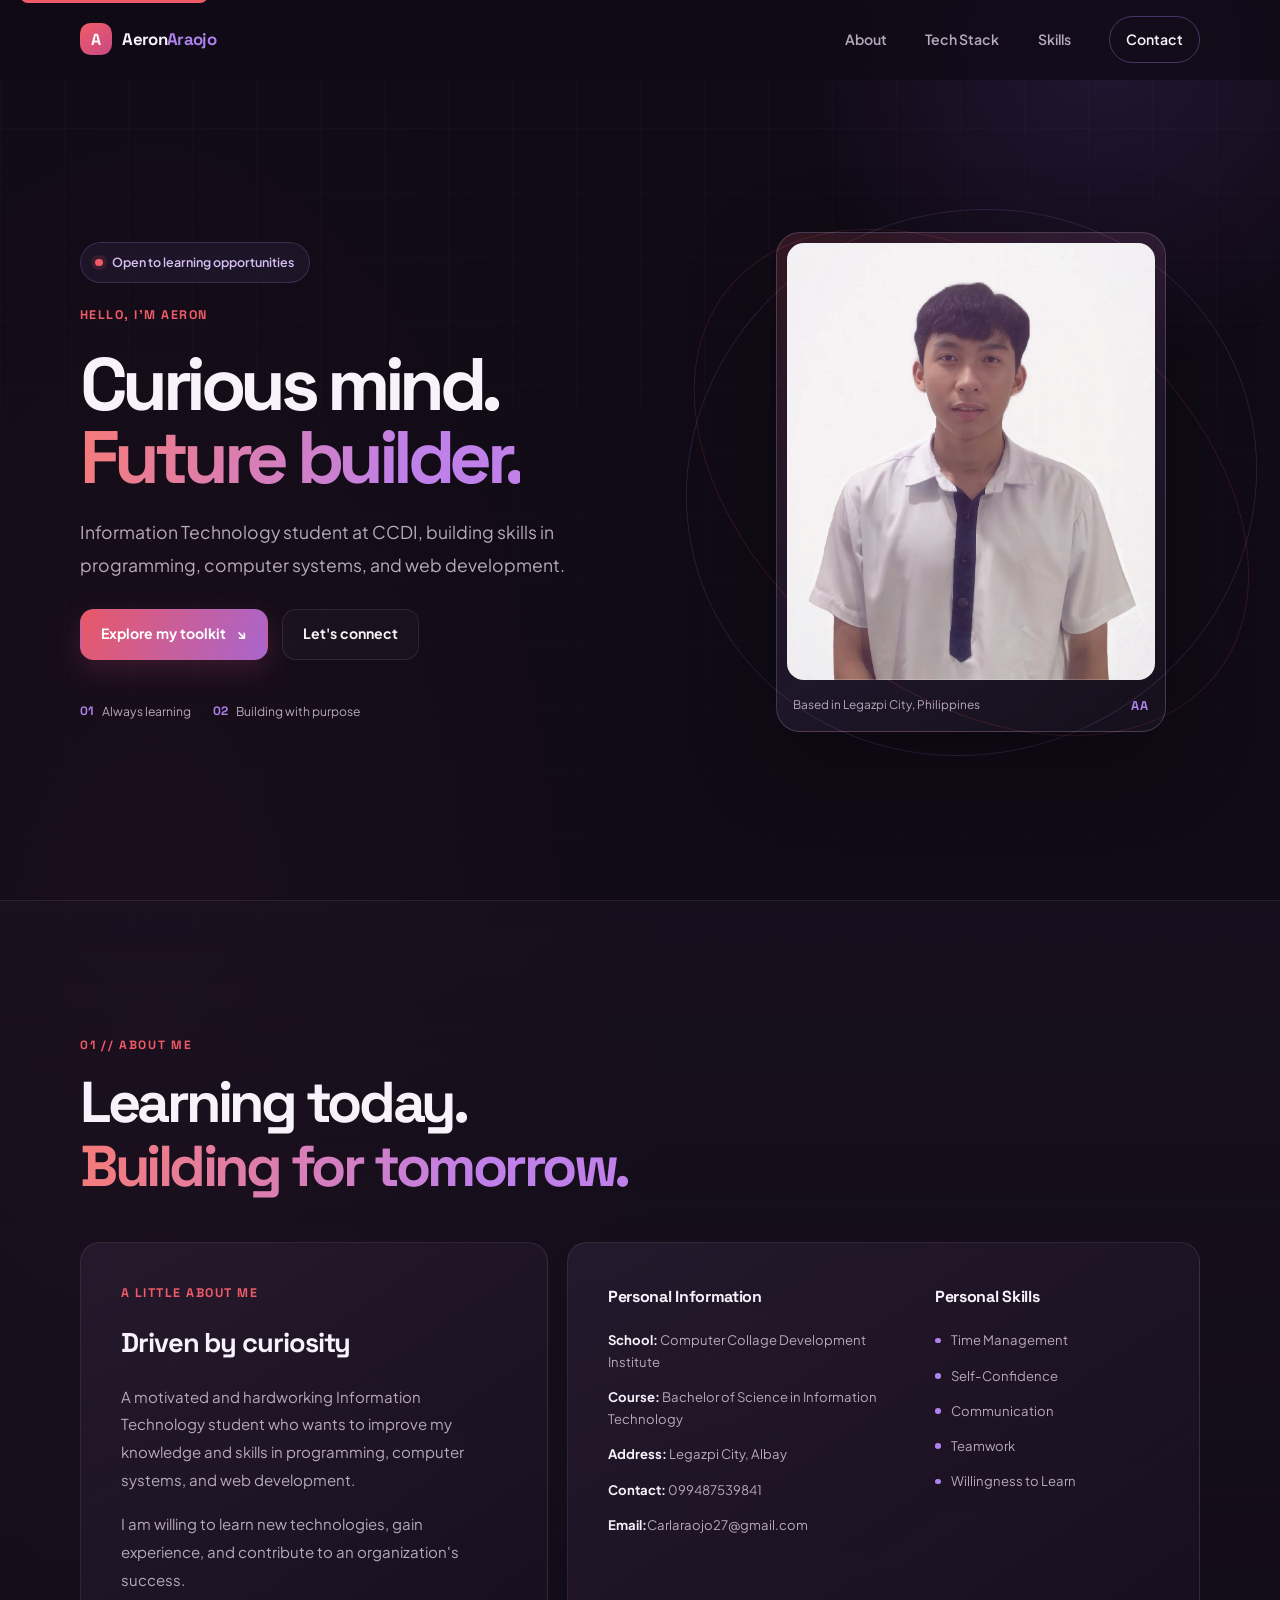
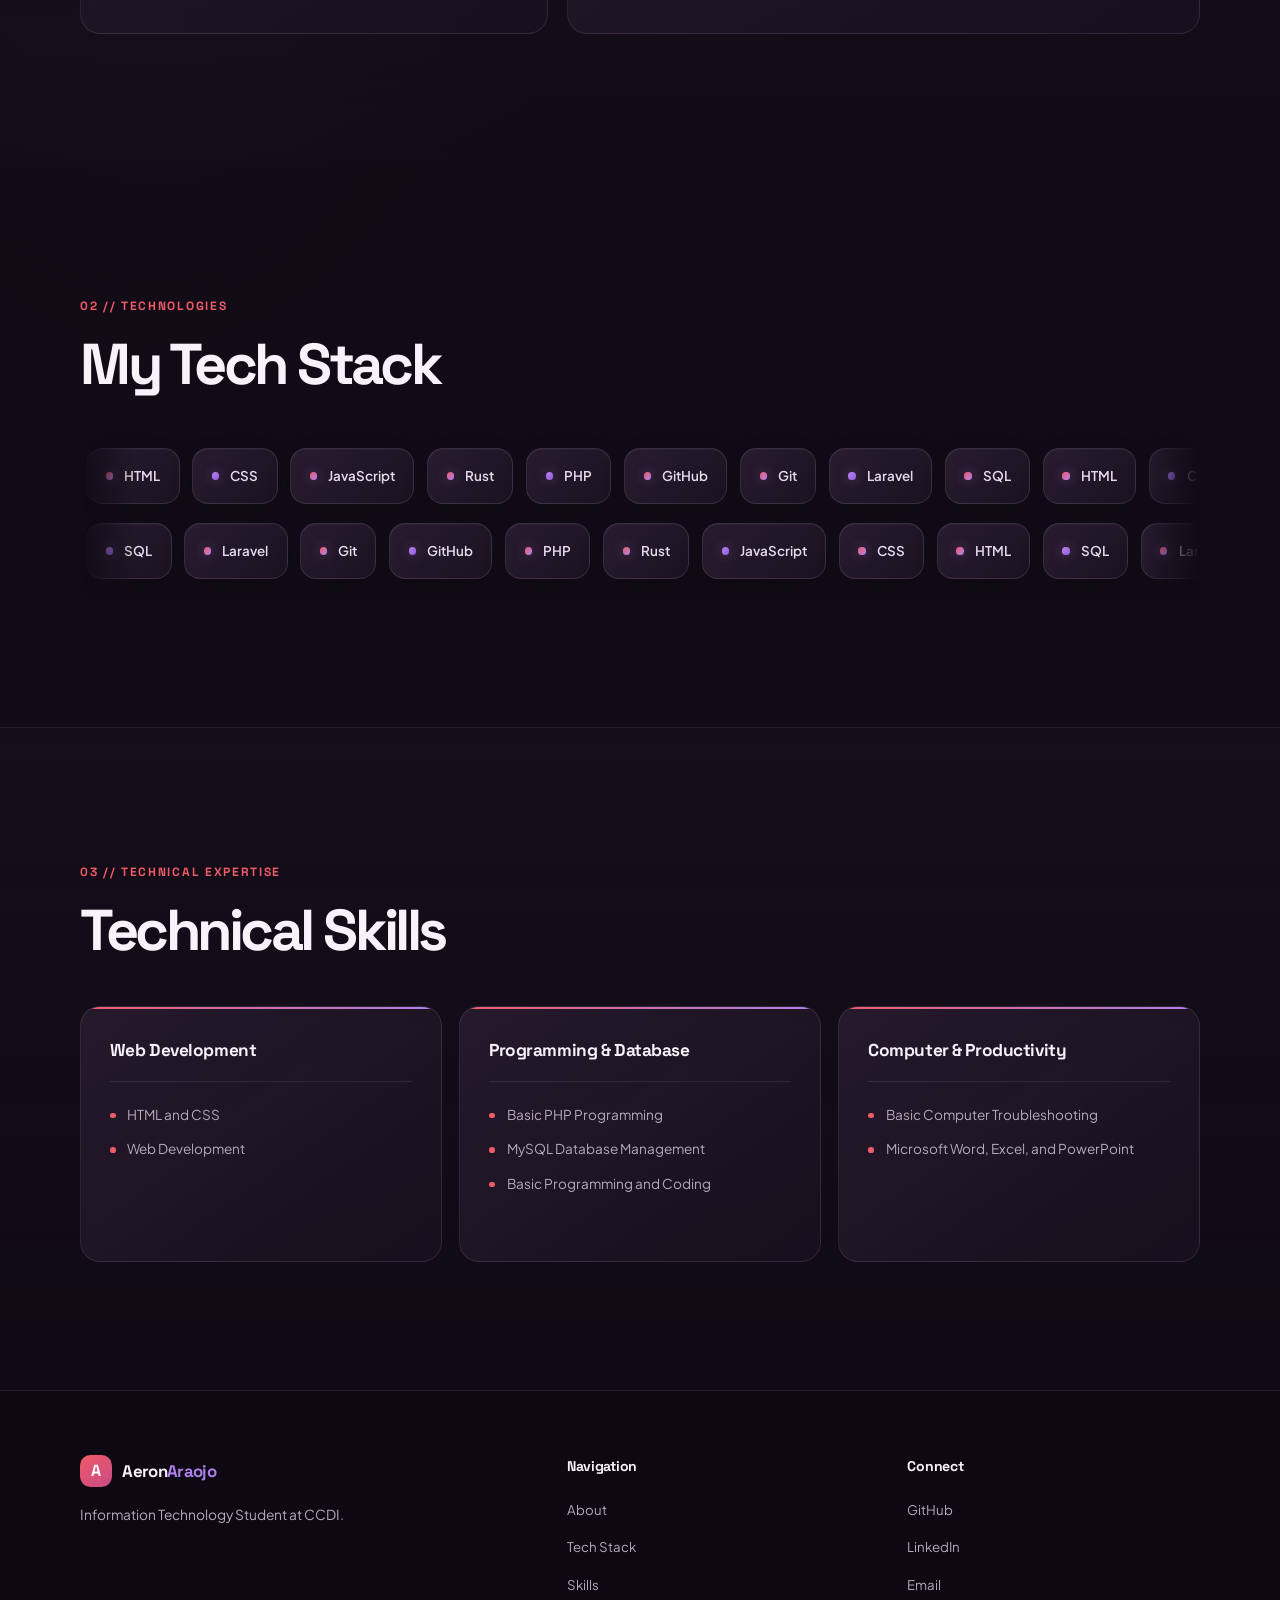
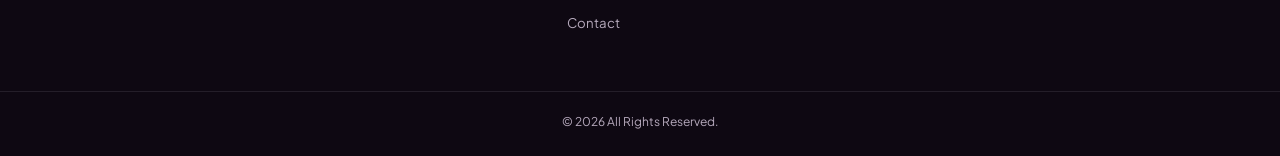
<file: aeron-portfolio/index.html>
<!DOCTYPE html>
<html lang="en">
<head>
  <meta charset="UTF-8">
  <meta name="viewport" content="width=device-width, initial-scale=1.0">
  <title>Aeron Araojo | IT Student &amp; Web Developer</title>
  <meta name="description" content="Portfolio of Aeron Araojo, an Information Technology student at CCDI.">
  <link rel="preconnect" href="https://fonts.googleapis.com">
  <link rel="preconnect" href="https://fonts.gstatic.com" crossorigin>
  <link href="https://fonts.googleapis.com/css2?family=Plus+Jakarta+Sans:wght@300;400;500;600;700;800&family=Space+Grotesk:wght@500;700&display=swap" rel="stylesheet">
  <link rel="stylesheet" href="css/rose.css">
  <link rel="stylesheet" href="css/layout.css">
  <link rel="stylesheet" href="css/lisa.css">
  <script>document.documentElement.classList.add("js");</script>
</head>
<body>
  <a class="skip-link" href="#main-content">Skip to main content</a>

  <div class="ambient-glow" aria-hidden="true"></div>

  <header class="site-header">
    <div class="container nav-container">
      <a class="brand-logo" href="#home" aria-label="Aeron Araojo, home"><span class="brand-mark">A</span><span class="brand-name">Aeron<span>Araojo</span></span></a>
      <nav class="nav-menu" id="primary-nav">
        <a class="nav-link" href="#about">About</a>
        <a class="nav-link" href="#projects">Tech Stack</a>
        <a class="nav-link" href="#skills">Skills</a>
        <a class="nav-link" href="#contact" data-open="contact">Contact</a>
      </nav>
      <button class="nav-toggle" aria-expanded="false" aria-controls="primary-nav" aria-label="Toggle navigation">
        <span></span><span></span><span></span>
      </button>
    </div>
    <div class="scroll-progress" aria-hidden="true"></div>
  </header>

  <main id="main-content">
    <section class="hero-section" id="home">
      <div class="container hero-grid">
        <div class="hero-content">
          <div class="badge" data-reveal><span class="availability-dot" aria-hidden="true"></span>Open to learning opportunities</div>
          <p class="hero-kicker" data-reveal style="--d: 50ms">Hello, I'm Aeron</p>
          <h1 class="hero-title" data-reveal style="--d: 100ms">Curious mind.<br><span class="gradient-text">Future builder.</span></h1>
          <p class="hero-subtitle" data-reveal style="--d: 200ms">Information Technology student at CCDI, building skills in programming, computer systems, and web development.</p>
          <div class="hero-actions" data-reveal style="--d: 300ms">
            <a href="#projects" class="btn btn-primary">Explore my toolkit <span aria-hidden="true">↘</span></a>
            <button class="btn btn-outline" data-open="contact">Let's connect</button>
          </div>
          <div class="hero-meta" data-reveal style="--d: 400ms">
            <span><strong>01</strong> Always learning</span>
            <span><strong>02</strong> Building with purpose</span>
          </div>
        </div>
        <div class="hero-visual" data-reveal style="--d: 200ms">
          <div class="profile-card">
            <div class="portrait-frame">
              <img src="aeron.jpg" alt="Portrait of Aeron Araojo" width="1254" height="1254">
            </div>
            <div class="portrait-caption">
              <span class="portrait-caption-label">Based in Legazpi City, Philippines</span>
              <span class="portrait-caption-mark" aria-hidden="true">AA</span>
            </div>
          </div>
          <span class="visual-orbit orbit-one" aria-hidden="true"></span>
          <span class="visual-orbit orbit-two" aria-hidden="true"></span>
        </div>
      </div>
    </section>

    <section class="section about-section" id="about">
      <div class="container">
        <div class="section-header" data-reveal>
          <span class="section-tag">01 // About Me</span>
          <h2>Learning today.<br><span class="gradient-text">Building for tomorrow.</span></h2>
        </div>
        <div class="about-grid">
          <div class="about-text" data-reveal style="--d: 100ms">
            <span class="card-eyebrow">A little about me</span>
            <h3>Driven by curiosity</h3>
            <p>A motivated and hardworking Information Technology student who wants to improve my knowledge and skills in programming, computer systems, and web development.</p>
            <p>I am willing to learn new technologies, gain experience, and contribute to an organization's success.</p>
          </div>
          <div class="about-details" data-reveal style="--d: 200ms">
            <div class="about-info">
              <h3>Personal Information</h3>
              <ul>
                <li><strong>School:</strong> Computer Collage Development Institute</li>
                <li><strong>Course:</strong> Bachelor of Science in Information Technology</li>
                <li><strong>Address:</strong> Legazpi City, Albay</li>
                <li><strong>Contact:</strong> <a href="tel:+639519167318">099487539841</a></li>
                <li><strong>Email:</strong>Carlaraojo27@gmail.com</li>
              </ul>
            </div>
            <div class="about-personal-skills">
              <h3>Personal Skills</h3>
              <ul>
                <li>Time Management</li>
                <li>Self-Confidence</li>
                <li>Communication</li>
                <li>Teamwork</li>
                <li>Willingness to Learn</li>
              </ul>
            </div>
          </div>
        </div>
      </div>
    </section>

    <section class="section stack-section" id="projects">
      <div class="container">
        <div class="section-header" data-reveal>
          <span class="section-tag">02 // Technologies</span>
          <h2>My Tech Stack</h2>
        </div>
        <div class="tech-marquee" role="region" aria-label="Technology stack">
          <div class="tech-marquee-row" data-reveal>
            <div class="tech-marquee-track">
              <ul class="tech-track">
                <li>HTML</li><li>CSS</li><li>JavaScript</li><li>Rust</li><li>PHP</li><li>GitHub</li><li>Git</li><li>Laravel</li><li>SQL</li>
              </ul>
              <ul class="tech-track" aria-hidden="true">
                <li>HTML</li><li>CSS</li><li>JavaScript</li><li>Rust</li><li>PHP</li><li>GitHub</li><li>Git</li><li>Laravel</li><li>SQL</li>
              </ul>
            </div>
          </div>
          <div class="tech-marquee-row tech-marquee-row-reverse" data-reveal style="--d: 100ms">
            <div class="tech-marquee-track">
              <ul class="tech-track">
                <li>SQL</li><li>Laravel</li><li>Git</li><li>GitHub</li><li>PHP</li><li>Rust</li><li>JavaScript</li><li>CSS</li><li>HTML</li>
              </ul>
              <ul class="tech-track" aria-hidden="true">
                <li>SQL</li><li>Laravel</li><li>Git</li><li>GitHub</li><li>PHP</li><li>Rust</li><li>JavaScript</li><li>CSS</li><li>HTML</li>
              </ul>
            </div>
          </div>
        </div>
      </div>
    </section>

    <section class="section skills-section" id="skills">
      <div class="container">
        <div class="section-header" data-reveal>
          <span class="section-tag">03 // Technical Expertise</span>
          <h2>Technical Skills</h2>
        </div>
        <div class="skills-grid">
          <!-- REPLACE SKILLS LIST HERE -->
          <div class="skill-category" data-reveal>
            <h3>Web Development</h3>
            <ul class="skill-list">
              <li>HTML and CSS</li>
              <li>Web Development</li>
            </ul>
          </div>
          <div class="skill-category" data-reveal style="--d: 100ms">
            <h3>Programming & Database</h3>
            <ul class="skill-list">
              <li>Basic PHP Programming</li>
              <li>MySQL Database Management</li>
              <li>Basic Programming and Coding</li>
            </ul>
          </div>
          <div class="skill-category" data-reveal style="--d: 200ms">
            <h3>Computer & Productivity</h3>
            <ul class="skill-list">
              <li>Basic Computer Troubleshooting</li>
              <li>Microsoft Word, Excel, and PowerPoint</li>
            </ul>
          </div>
        </div>
      </div>
    </section>
  </main>

  <footer class="site-footer" id="contact">
    <div class="container footer-content">
      <div class="footer-brand">
        <span class="brand-logo"><span class="brand-mark">A</span><span class="brand-name">Aeron<span>Araojo</span></span></span>
        <p>Information Technology Student at CCDI.</p>
      </div>
      <div class="footer-links">
        <h4>Navigation</h4>
        <ul>
          <li><a href="#about">About</a></li>
          <li><a href="#projects">Tech Stack</a></li>
          <li><a href="#skills">Skills</a></li>
          <li><a href="#contact" data-open="contact">Contact</a></li>
        </ul>
      </div>
      <div class="footer-social">
        <h4>Connect</h4>
        <!-- REPLACE SOCIAL LINKS HERE -->
        <ul>
          <li><a href="https://github.com" target="_blank" rel="noopener">GitHub</a></li>
          <li><a href="https://linkedin.com" target="_blank" rel="noopener">LinkedIn</a></li>
          <li><a href="mailto:Carlaraojo27@gmail.com">Email</a></li>
        </ul>
      </div>
    </div>
    <div class="footer-bottom">
      <p>&copy; <span data-year>2026</span> All Rights Reserved.</p>
    </div>
  </footer>

  <div class="modal-panel" id="contact-panel" aria-hidden="true" role="dialog" aria-labelledby="contact-title">
    <div class="panel-scrim" data-close></div>
    <div class="panel-content">
      <div class="panel-header">
        <h3 id="contact-title">Let's Connect</h3>
        <button class="icon-btn" data-close aria-label="Close panel">✕</button>
      </div>
      <div class="panel-body">
        <!-- REPLACE CONTACT DETAILS HERE -->
        <p>Have a project in mind or want to collaborate? Send a message directly.</p>
        <ul class="contact-methods">
          <li><strong>Email:</strong> <a href="mailto:Carlaraojo27@gmail.com">Carlaraojo27@gmail.com</a></li>
          <li><strong>Phone:</strong> <a href="tel:+639519167318">099487539841</a></li>
          <li><strong>Location:</strong> Legazpi City, Albay</li>
        </ul>
      </div>
    </div>
  </div>

  <script src="js/main.js" defer></script>
  <script src="js/animations.js" defer></script>
</body>
</html>
</file>
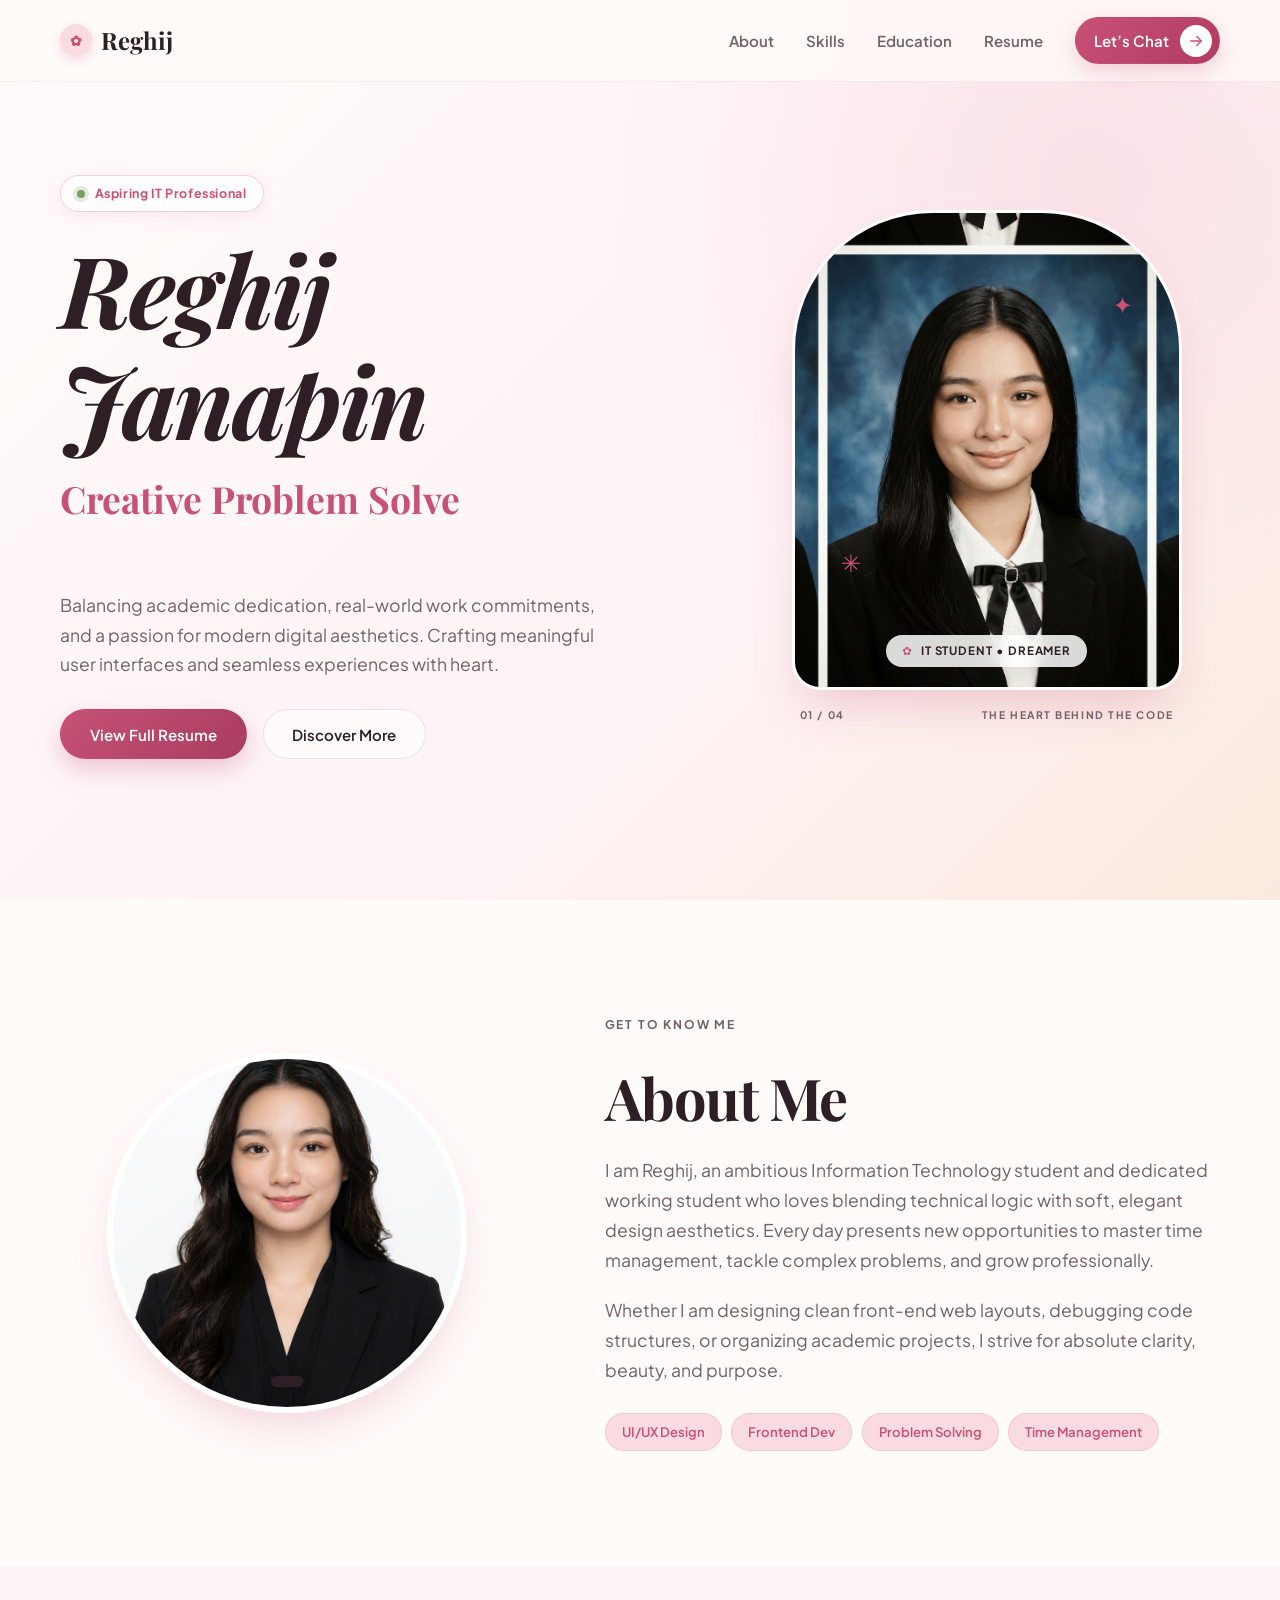
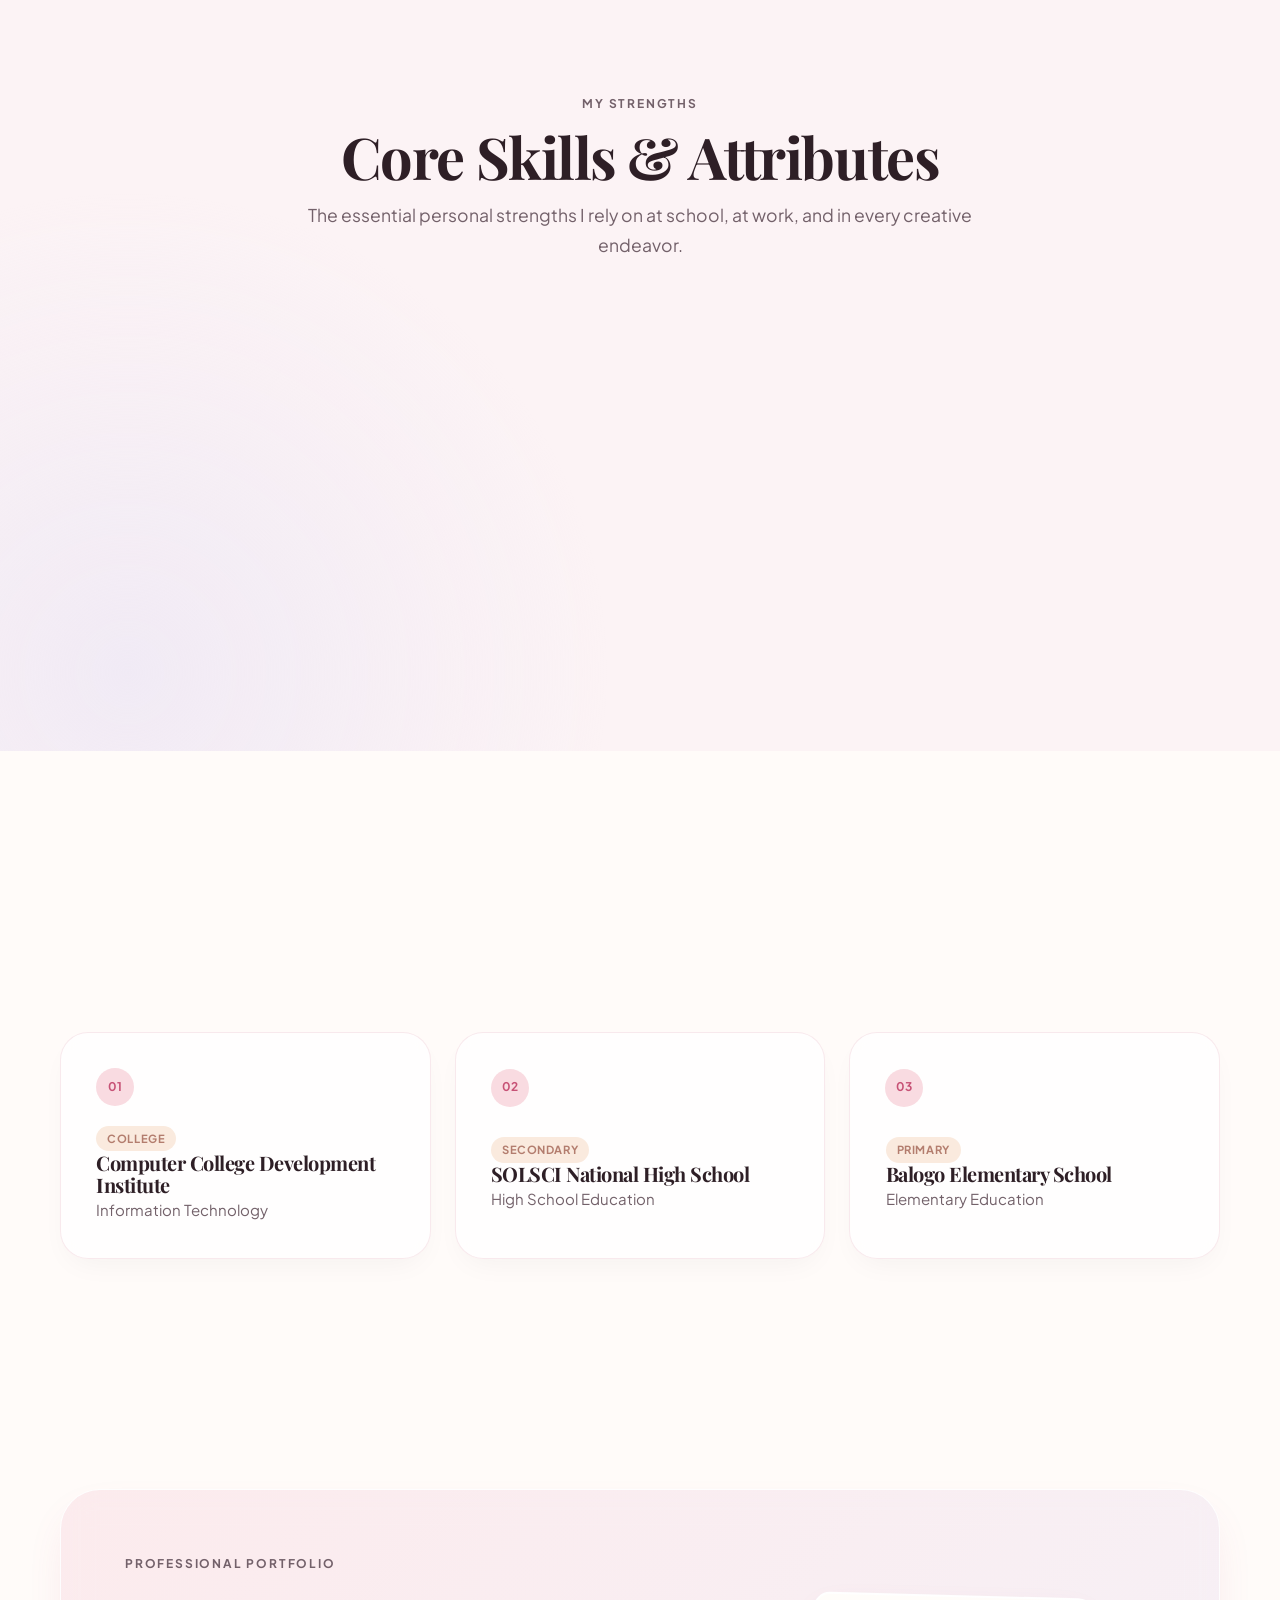
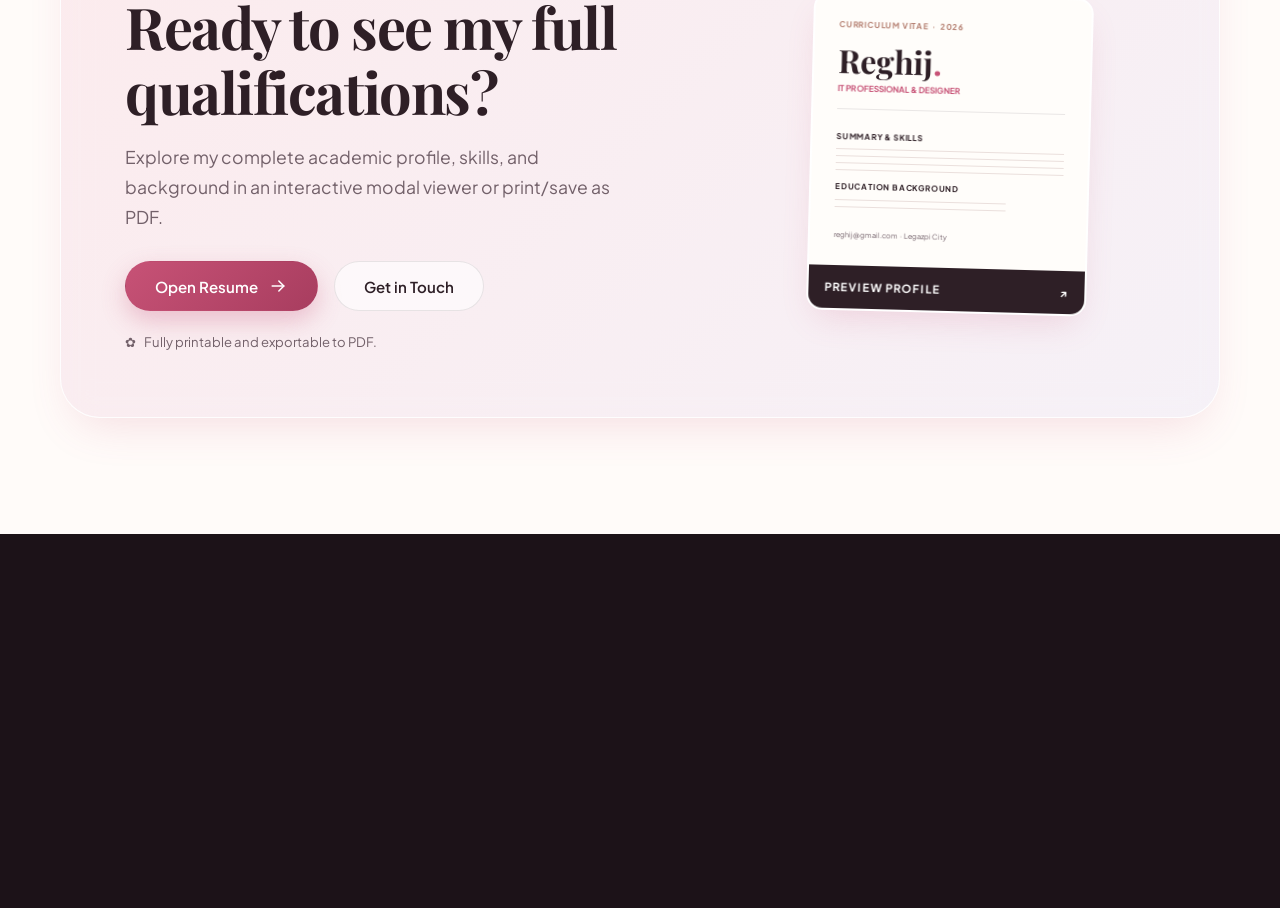
<file: reghij_portfolio1/index.html>
<!DOCTYPE html>
<html lang="en">
<head>
  <meta charset="UTF-8">
  <meta name="viewport" content="width=device-width, initial-scale=1.0">
  <title>Reghij &mdash; Creative IT Portfolio &amp; Designer</title>
  <meta name="description" content="Personal Portfolio of Reghij - Aspiring IT Professional, Working Student, and Creative Problem Solver.">
  <meta name="theme-color" content="#f9bfcd">
  <link rel="preconnect" href="https://fonts.googleapis.com">
  <link rel="preconnect" href="https://fonts.gstatic.com" crossorigin>
  <link href="https://fonts.googleapis.com/css2?family=Playfair+Display:ital,wght@0,500;0,700;0,800;1,400&family=Plus+Jakarta+Sans:wght@400;500;600;700&display=swap" rel="stylesheet">
  <link rel="stylesheet" href="css/rose.css">
  <link rel="stylesheet" href="css/rap.css">
  <link rel="stylesheet" href="css/lisa.css">
  <script>document.documentElement.classList.add("js");</script>
</head>
<body>
  <a class="skip-link" href="#main">Skip to content</a>

  <header class="site-header">
    <div class="container nav-wrapper">
      <!-- REPLACE LOGO OR BRAND NAME HERE -->
      <a class="brand" href="#home" aria-label="Reghij, back to top">
        <span class="brand-badge" aria-hidden="true">✿</span>
        <span class="brand-text">Reghij<span></span></span>
      </a>
      <nav id="primary-nav" class="nav-links" aria-label="Primary navigation">
        <a class="nav-link" href="#about">About</a>
        <a class="nav-link" href="#skills">Skills</a>
        <a class="nav-link" href="#education">Education</a>
        <a class="nav-link" href="#resume">Resume</a>
        <button class="btn btn-primary btn-small nav-contact" type="button" data-open="contact">
          <span>Let&rsquo;s Chat</span>
          <svg class="icon" viewBox="0 0 24 24" aria-hidden="true"><path d="M5 12h14"/><path d="m13 6 6 6-6 6"/></svg>
        </button>
      </nav>
      <button class="nav-toggle" type="button" aria-expanded="false" aria-controls="primary-nav" aria-label="Toggle menu">
        <span></span><span></span><span></span>
      </button>
    </div>
    <div class="scroll-progress" aria-hidden="true"></div>
  </header>

  <main id="main">
    <section class="hero" id="home">
      <div class="container hero-grid">
        <div class="hero-copy">
          <div class="hero-badge" data-reveal>
            <span class="status-dot" aria-hidden="true"></span>
            <span>Aspiring IT Professional</span>
          </div>
          <!-- REPLACE NAME HERE -->
          <h1 class="hero-name" data-reveal style="--d: 80ms">Reghij Janapin</h1>
          <!-- REPLACE TYPED ROLE HERE -->
          <p class="hero-role" data-reveal style="--d: 160ms" aria-label="Creative Problem Solver & UI Enthusiast"><span id="typed" data-text="Creative Problem Solver &amp; UI Enthusiast">Creative Problem Solver &amp; UI Enthusiast</span><span class="caret" aria-hidden="true"></span></p>
          <!-- REPLACE HERO SUBTEXT HERE -->
          <p class="hero-sub" data-reveal style="--d: 240ms">Balancing academic dedication, real-world work commitments, and a passion for modern digital aesthetics. Crafting meaningful user interfaces and seamless experiences with heart.</p>
          <div class="hero-actions" data-reveal style="--d: 320ms">
            <button class="btn btn-primary" type="button" data-open="resume">View Full Resume</button>
            <a class="btn btn-ghost" href="#about">Discover More</a>
          </div>
        </div>
        <figure class="hero-photo" data-reveal style="--d: 200ms">
          <div class="portrait-art">
            <!-- REPLACE HERO PHOTO HERE: assets/reghji.jpg -->
            <img class="portrait-image" src="reghji.jpg" width="470" height="634" alt="Portrait of Reghij">
            <span class="portrait-sparkle sparkle-one" aria-hidden="true">✦</span>
            <span class="portrait-sparkle sparkle-two" aria-hidden="true">✳</span>
            <div class="portrait-tag">
              <span class="tag-icon">✿</span>
              <span>IT STUDENT &bull; DREAMER</span>
            </div>
          </div>
          <figcaption class="photo-caption"><span>01 / 04</span><span>THE HEART BEHIND THE CODE</span></figcaption>
        </figure>
      </div>
    </section>

    <section class="section" id="about">
      <div class="container">
        <div class="about-grid">
          <div class="about-visual" data-reveal>
            <!-- REPLACE ABOUT PHOTO HERE: assets/reghji.jpg -->
            <img class="about-photo" src="jiii.jpg" width="600" height="700" alt="Reghij portrait">
            <div class="about-card-badge">
            </div>
          </div>
          <div class="about-copy" data-reveal style="--d: 120ms">
            <p class="section-kicker">Get to know me</p>
            <h2>About Me</h2>
            <!-- REPLACE ABOUT BIO PARAGRAPHS HERE -->
            <p>I am Reghij, an ambitious Information Technology student and dedicated working student who loves blending technical logic with soft, elegant design aesthetics. Every day presents new opportunities to master time management, tackle complex problems, and grow professionally.</p>
            <p>Whether I am designing clean front-end web layouts, debugging code structures, or organizing academic projects, I strive for absolute clarity, beauty, and purpose.</p>
            <div class="about-chips">
              <span class="chip">UI/UX Design</span>
              <span class="chip">Frontend Dev</span>
              <span class="chip">Problem Solving</span>
              <span class="chip">Time Management</span>
            </div>
          </div>
        </div>
      </div>
    </section>

    <section class="section skills-section" id="skills">
      <div class="container">
        <div class="section-head" data-reveal>
          <p class="section-kicker">My strengths</p>
          <h2>Core Skills &amp; Attributes</h2>
          <p>The essential personal strengths I rely on at school, at work, and in every creative endeavor.</p>
        </div>
        <div class="skill-grid">
          <!-- REPLACE SKILL 1 HERE -->
          <article class="skill-card" data-reveal>
            <div class="skill-icon">
              <svg class="icon" viewBox="0 0 24 24" aria-hidden="true"><circle cx="12" cy="12" r="10"/><polyline points="12 6 12 12 16 14"/></svg>
            </div>
            <h3>Time Management</h3>
            <p>Mastering the balance between rigorous IT studies, professional responsibilities, and personal growth.</p>
          </article>
          <!-- REPLACE SKILL 2 HERE -->
          <article class="skill-card" data-reveal style="--d: 100ms">
            <div class="skill-icon">
              <svg class="icon" viewBox="0 0 24 24" aria-hidden="true"><polygon points="12 2 15.09 8.26 22 9.27 17 14.14 18.18 21.02 12 17.77 5.82 21.02 7 14.14 2 9.27 8.91 8.26 12 2"/></svg>
            </div>
            <h3>Self Confidence</h3>
            <p>Approaching technical challenges with poise, embracing constructive feedback, and leading with conviction.</p>
          </article>
          <!-- REPLACE SKILL 3 HERE -->
          <article class="skill-card" data-reveal style="--d: 200ms">
            <div class="skill-icon">
              <svg class="icon" viewBox="0 0 24 24" aria-hidden="true"><path d="M15 14c.2-1 .7-1.7 1.5-2.5 1-.9 1.5-2.2 1.5-3.5A6 6 0 0 0 6 8c0 1 .2 2.2 1.5 3.5.7.7 1.3 1.5 1.5 2.5"/><path d="M9 18h6"/><path d="M10 22h4"/></svg>
            </div>
            <h3>Problem Solving</h3>
            <p>Breaking down intricate tasks into logical, manageable steps to design efficient and practical solutions.</p>
          </article>
          <!-- REPLACE SKILL 4 HERE -->
          <article class="skill-card" data-reveal style="--d: 300ms">
            <div class="skill-icon">
              <svg class="icon" viewBox="0 0 24 24" aria-hidden="true"><path d="M17 21v-2a4 4 0 0 0-4-4H5a4 4 0 0 0-4 4v2"/><circle cx="9" cy="7" r="4"/><path d="M23 21v-2a4 4 0 0 0-3-3.87"/><path d="M16 3.13a4 4 0 0 1 0 7.75"/></svg>
            </div>
            <h3>Adaptability</h3>
            <p>Seamlessly adjusting to shifting requirements, new frameworks, and dynamic collaborative environments.</p>
          </article>
        </div>
      </div>
    </section>

    <section class="section education-section" id="education">
      <div class="container">
        <div class="education-heading" data-reveal>
          <div>
            <p class="section-kicker">Academic journey</p>
            <h2>Education Milestones</h2>
          </div>
          <p>Every school and milestone has shaped my dedication to learning and technical excellence.</p>
        </div>
        <ol class="education-path">
          <!-- REPLACE EDUCATION 1 -->
          <li class="education-card" data-reveal>
            <span class="education-number" aria-hidden="true">01</span>
            <div class="education-card-copy">
              <span class="education-level">College</span>
              <h3>Computer College Development Institute</h3>
              <p>Information Technology</p>
            </div>
          </li>
          <!-- REPLACE EDUCATION 2 -->
          <li class="education-card" data-reveal style="--d: 100ms">
            <span class="education-number" aria-hidden="true">02</span>
            <div class="education-card-copy">
              <span class="education-level">Secondary</span>
              <h3>SOLSCI National High School</h3>
              <p>High School Education</p>
            </div>
          </li>
          <!-- REPLACE EDUCATION 3 -->
          <li class="education-card" data-reveal style="--d: 200ms">
            <span class="education-number" aria-hidden="true">03</span>
            <div class="education-card-copy">
              <span class="education-level">Primary</span>
              <h3>Balogo Elementary School</h3>
              <p>Elementary Education</p>
            </div>
          </li>
        </ol>
      </div>
    </section>

    <section class="section" id="resume">
      <div class="container">
        <div class="resume-card" data-reveal>
          <div class="resume-copy">
            <p class="resume-kicker">Professional Portfolio</p>
            <h2>Ready to see my full qualifications?</h2>
            <p>Explore my complete academic profile, skills, and background in an interactive modal viewer or print/save as PDF.</p>
            <div class="resume-actions">
              <button class="btn btn-primary" type="button" data-open="resume">Open Resume <svg class="icon" viewBox="0 0 24 24" aria-hidden="true"><path d="M5 12h14"/><path d="m13 6 6 6-6 6"/></svg></button>
              <a class="btn btn-ghost" href="mailto:reghij@gmail.com">Get in Touch</a>
            </div>
            <p class="resume-note"><span aria-hidden="true">✿</span> Fully printable and exportable to PDF.</p>
          </div>
          <button class="resume-thumb" type="button" data-open="resume" aria-label="Open resume preview">
            <span class="resume-paper" aria-hidden="true">
              <span class="paper-kicker">CURRICULUM VITAE &nbsp;&middot;&nbsp; 2026</span>
              <strong>Reghij<span>.</span></strong>
              <span class="paper-role">IT PROFESSIONAL &amp; DESIGNER</span>
              <span class="paper-rule"></span>
              <span class="paper-section-title">SUMMARY &amp; SKILLS</span>
              <span class="paper-lines"></span>
              <span class="paper-section-title">EDUCATION BACKGROUND</span>
              <span class="paper-lines short"></span>
              <span class="paper-contact">reghij@gmail.com &nbsp;&middot;&nbsp; Legazpi City</span>
            </span>
            <span class="resume-thumb-label">PREVIEW PROFILE <span aria-hidden="true">&nearr;</span></span>
          </button>
        </div>
      </div>
    </section>
  </main>

  <footer class="site-footer">
    <div class="container">
      <div class="footer-grid">
        <div class="footer-brand" data-reveal>
          <strong>Reghij</strong>
          <p>Aspiring IT Professional &amp; Creative Problem Solver, designing delightful digital experiences.</p>
        </div>
        <div class="footer-col" data-reveal style="--d: 100ms">
          <h3>Quick Links</h3>
          <ul>
            <li><a href="#about">About</a></li>
            <li><a href="#skills">Skills</a></li>
            <li><a href="#education">Education</a></li>
            <li><a href="#resume">Resume</a></li>
          </ul>
        </div>
        <div class="footer-col" data-reveal style="--d: 200ms">
          <h3>Connect</h3>
          <ul>
            <!-- REPLACE CONTACT INFO HERE -->
            <li><a href="tel:09706239102"><svg class="icon" viewBox="0 0 24 24" aria-hidden="true"><path d="M22 16.92v3a2 2 0 0 1-2.18 2 19.79 19.79 0 0 1-8.63-3.07 19.5 19.5 0 0 1-6-6 19.79 19.79 0 0 1-3.07-8.67A2 2 0 0 1 4.11 2h3a2 2 0 0 1 2 1.72c.127.96.361 1.903.7 2.81a2 2 0 0 1-.45 2.11L8.09 9.91a16 16 0 0 0 6 6l1.27-1.27a2 2 0 0 1 2.11-.45c.907.339 1.85.573 2.81.7A2 2 0 0 1 22 16.92z"/></svg>0970 623 9102</a></li>
            <li><a href="mailto:reghij@gmail.com"><svg class="icon" viewBox="0 0 24 24" aria-hidden="true"><rect width="20" height="16" x="2" y="4" rx="2"/><path d="m22 7-8.97 5.7a1.94 1.94 0 0 1-2.06 0L2 7"/></svg>reghij@gmail.com</a></li>
            <li><svg class="icon" viewBox="0 0 24 24" aria-hidden="true"><path d="M20 10c0 6-8 12-8 12s-8-6-8-12a8 8 0 0 1 16 0Z"/><circle cx="12" cy="10" r="3"/></svg>Legazpi City, Albay, Philippines</li>
          </ul>
        </div>
      </div>
      <p class="footer-bottom" data-reveal style="--d: 100ms">&copy; <span data-year>2026</span> Reghij. All rights reserved.</p>
    </div>
  </footer>

  <aside class="panel" id="contact-panel" role="dialog" aria-modal="true" aria-labelledby="contact-title" aria-hidden="true">
    <div class="panel-scrim" data-close></div>
    <div class="panel-body">
      <div class="panel-head">
        <h2 id="contact-title">Get in Touch</h2>
        <button class="icon-btn" type="button" data-close data-autofocus aria-label="Close contact panel"><svg class="icon" viewBox="0 0 24 24" aria-hidden="true"><path d="M18 6 6 18"/><path d="m6 6 12 12"/></svg></button>
      </div>
      <ul class="contact-list">
        <li class="contact-item">
          <svg class="icon" viewBox="0 0 24 24" aria-hidden="true"><path d="M22 16.92v3a2 2 0 0 1-2.18 2 19.79 19.79 0 0 1-8.63-3.07 19.5 19.5 0 0 1-6-6 19.79 19.79 0 0 1-3.07-8.67A2 2 0 0 1 4.11 2h3a2 2 0 0 1 2 1.72c.127.96.361 1.903.7 2.81a2 2 0 0 1-.45 2.11L8.09 9.91a16 16 0 0 0 6 6l1.27-1.27a2 2 0 0 1 2.11-.45c.907.339 1.85.573 2.81.7A2 2 0 0 1 22 16.92z"/></svg>
          <a href="tel:09706239102"><small>Phone</small><span>0970 623 9102</span></a>
        </li>
        <li class="contact-item">
          <svg class="icon" viewBox="0 0 24 24" aria-hidden="true"><rect width="20" height="16" x="2" y="4" rx="2"/><path d="m22 7-8.97 5.7a1.94 1.94 0 0 1-2.06 0L2 7"/></svg>
          <a href="mailto:reghij@gmail.com"><small>Email</small><span>reghij@gmail.com</span></a>
        </li>
        <li class="contact-item">
          <svg class="icon" viewBox="0 0 24 24" aria-hidden="true"><path d="M20 10c0 6-8 12-8 12s-8-6-8-12a8 8 0 0 1 16 0Z"/><circle cx="12" cy="10" r="3"/></svg>
          <div><small>Location</small><span>Legazpi City, Albay, Philippines</span></div>
        </li>
      </ul>
    </div>
  </aside>

  <div class="modal" id="resume-modal" role="dialog" aria-modal="true" aria-labelledby="resume-title" aria-hidden="true">
    <div class="modal-scrim" data-close></div>
    <div class="modal-dialog">
      <div class="modal-bar">
        <h2 id="resume-title">Resume Preview</h2>
        <div class="modal-actions">
          <button class="btn btn-primary btn-small" type="button" data-print data-autofocus><svg class="icon" viewBox="0 0 24 24" aria-hidden="true"><path d="M6 9V2h12v7"/><path d="M6 18H4a2 2 0 0 1-2-2v-5a2 2 0 0 1 2-2h16a2 2 0 0 1 2 2v5a2 2 0 0 1-2 2h-2"/><path d="M6 14h12v8H6z"/></svg><span>Print / Save PDF</span></button>
          <button class="icon-btn" type="button" data-close aria-label="Close preview"><svg class="icon" viewBox="0 0 24 24" aria-hidden="true"><path d="M18 6 6 18"/><path d="m6 6 12 12"/></svg></button>
        </div>
      </div>
      <div class="modal-body">
        <article class="resume-sheet">
          <p class="sheet-eyebrow">CURRICULUM VITAE</p>
          <h3>Reghij Janapin</h3>
          <p class="sheet-role">Aspiring IT Professional &amp; Creative Problem Solver</p>
          <hr>
          <h4>Profile Overview</h4>
          <p>Dedicated Information Technology student and proactive worker with a strong foundation in problem-solving, UI/UX aesthetics, and effective time management.</p>
          <h4>Core Strengths</h4>
          <p>Time management &bull; Self-confidence &bull; Problem solving &bull; Adaptability</p>
          <h4>Education</h4>
          <p><strong>Computer Arts Technology College</strong> &mdash; Information Technology</p>
          <p><strong>SOLSCI National High School</strong> &mdash; Secondary Education</p>
          <p><strong>Balogo Elementary School</strong> &mdash; Primary Education</p>
          <h4>Contact Information</h4>
          <p>reghij@gmail.com &bull; 0970 623 9102 &bull; Legazpi City, Albay, Philippines</p>
        </article>
      </div>
    </div>
  </div>

  <script src="js/main.js" defer></script>
  <script src="js/animations.js" defer></script>
</body>
</html>
</file>
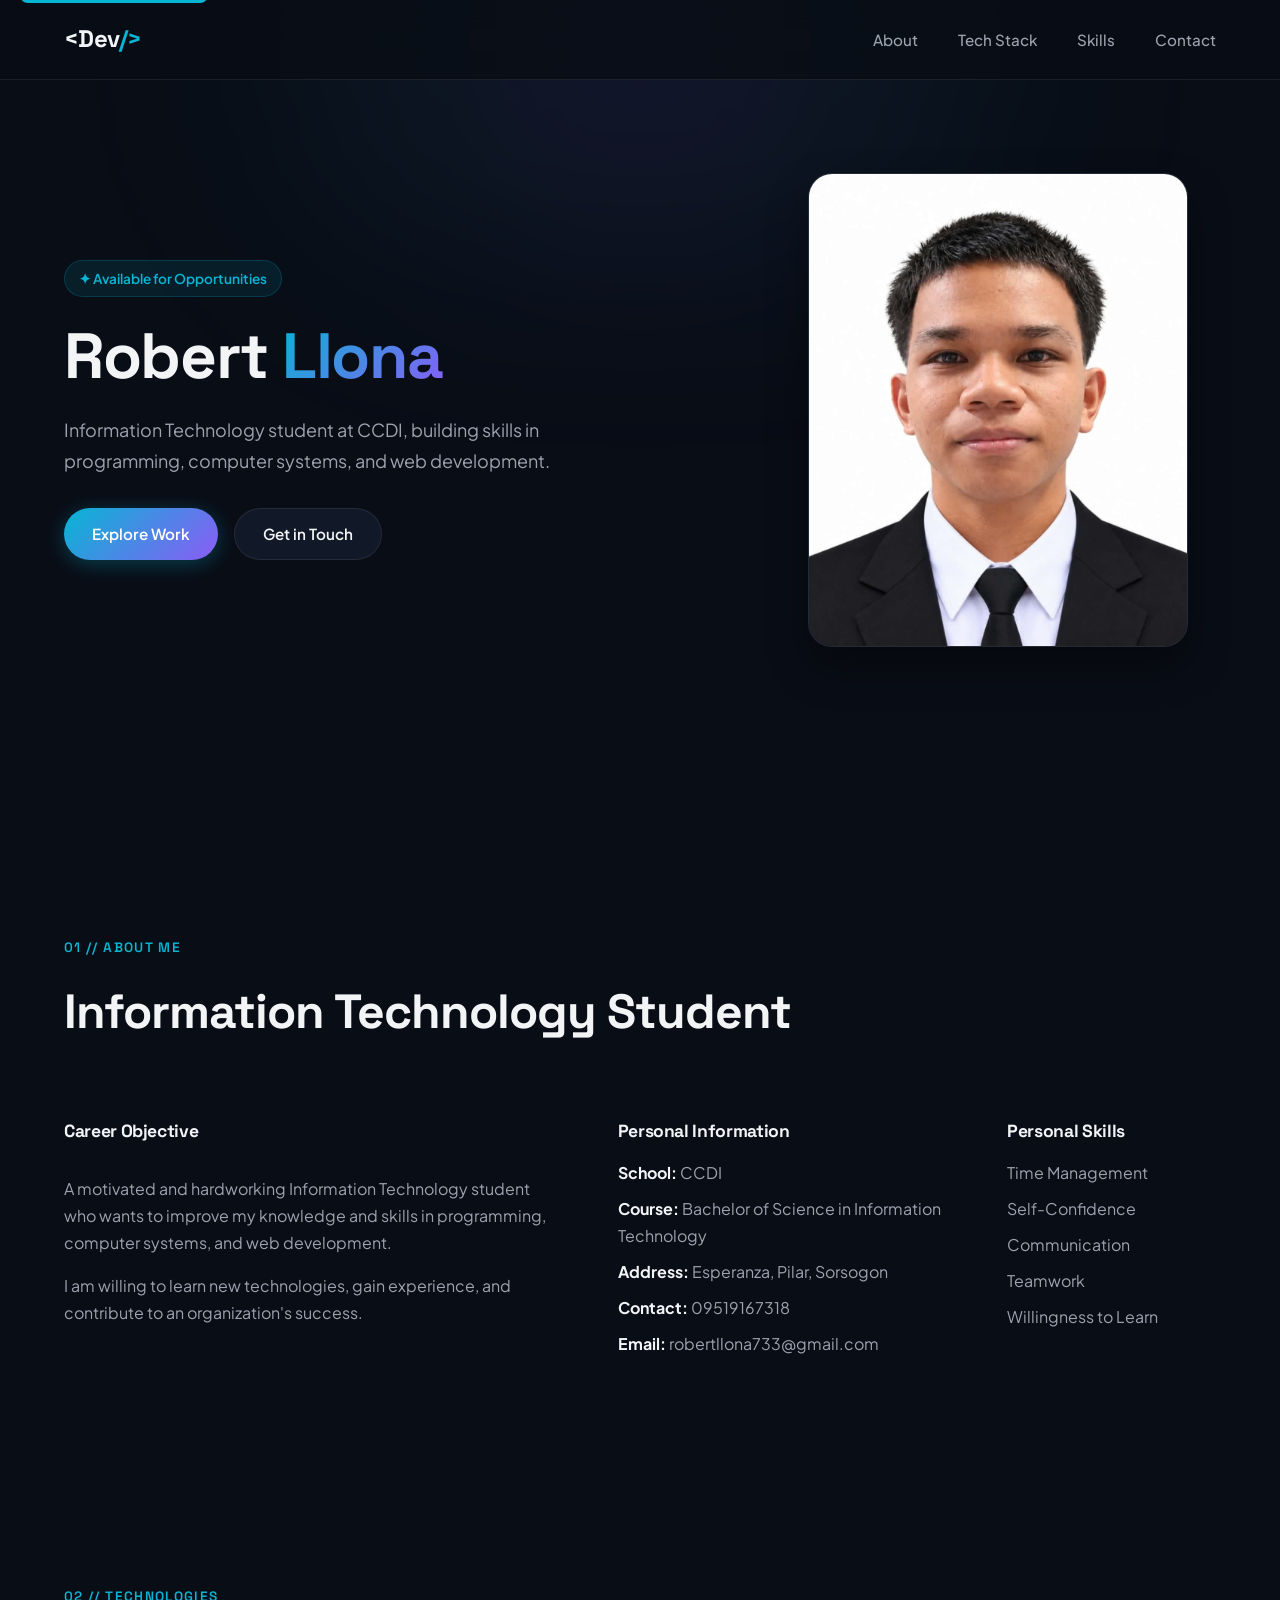
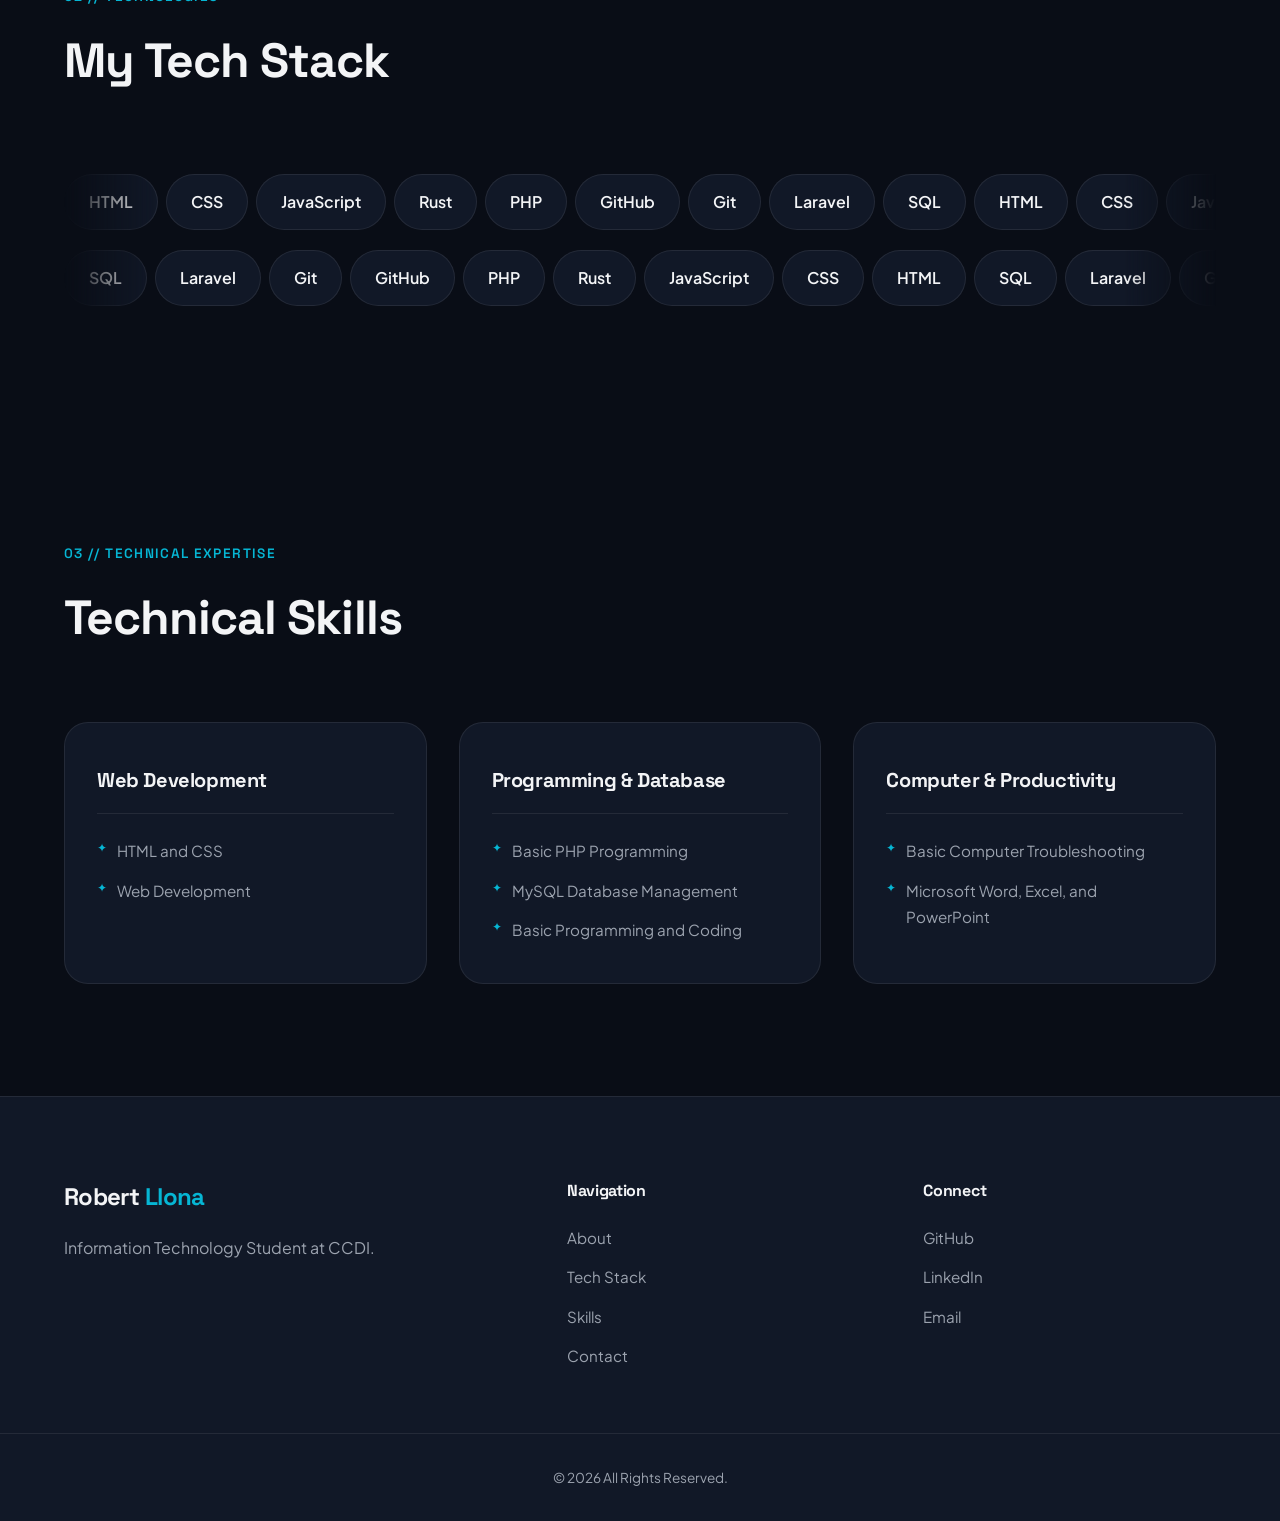
<file: robert-portfolio/index.html>
<!DOCTYPE html>
<html lang="en">
<head>
  <meta charset="UTF-8">
  <meta name="viewport" content="width=device-width, initial-scale=1.0">
  <title>Portfolio Robert</title>
  <meta name="description" content="Portfolio of Robert Llona, an Information Technology student at CCDI.">
  <link rel="preconnect" href="https://fonts.googleapis.com">
  <link rel="preconnect" href="https://fonts.gstatic.com" crossorigin>
  <link href="https://fonts.googleapis.com/css2?family=Plus+Jakarta+Sans:wght@300;400;500;600;700;800&family=Space+Grotesk:wght@500;700&display=swap" rel="stylesheet">
  <link rel="stylesheet" href="css/rose.css">
  <link rel="stylesheet" href="css/rap.css">
  <link rel="stylesheet" href="css/lisa.css">
  <script>document.documentElement.classList.add("js");</script>
</head>
<body>
  <a class="skip-link" href="#main-content">Skip to main content</a>

  <div class="ambient-glow" aria-hidden="true"></div>

  <header class="site-header">
    <div class="container nav-container">
      <a class="brand-logo" href="#home" aria-label="Home">&lt;Dev<span>/&gt;</span></a>
      <nav class="nav-menu" id="primary-nav">
        <a class="nav-link" href="#about">About</a>
        <a class="nav-link" href="#projects">Tech Stack</a>
        <a class="nav-link" href="#skills">Skills</a>
        <a class="nav-link" href="#contact" data-open="contact">Contact</a>
      </nav>
      <button class="nav-toggle" aria-expanded="false" aria-controls="primary-nav" aria-label="Toggle navigation">
        <span></span><span></span><span></span>
      </button>
    </div>
    <div class="scroll-progress" aria-hidden="true"></div>
  </header>

  <main id="main-content">
    <section class="hero-section" id="home">
      <div class="container hero-grid">
        <div class="hero-content">
          <div class="badge" data-reveal><span>✦ Available for Opportunities</span></div>
          <h1 class="hero-title" data-reveal style="--d: 100ms">Robert <span class="gradient-text">Llona</span></h1>
          <p class="hero-subtitle" data-reveal style="--d: 200ms">Information Technology student at CCDI, building skills in programming, computer systems, and web development.</p>
          <div class="hero-actions" data-reveal style="--d: 300ms">
            <a href="#projects" class="btn btn-primary">Explore Work</a>
            <button class="btn btn-outline" data-open="contact">Get in Touch</button>
          </div>
        </div>
        <div class="hero-visual" data-reveal style="--d: 200ms">
          <!-- REPLACE PORTRAIT HERE: Add your profile image path -->
          <div class="profile-card">
            <div class="avatar-glow"></div>
            <img src="bert.jpg" alt="Profile Portrait" width="400" height="500">
          </div>
        </div>
      </div>
    </section>

    <section class="section about-section" id="about">
      <div class="container">
        <div class="section-header" data-reveal>
          <span class="section-tag">01 // About Me</span>
          <h2>Information Technology Student</h2>
        </div>
        <div class="about-grid">
          <div class="about-text" data-reveal style="--d: 100ms">
            <h3>Career Objective</h3>
            <p>A motivated and hardworking Information Technology student who wants to improve my knowledge and skills in programming, computer systems, and web development.</p>
            <p>I am willing to learn new technologies, gain experience, and contribute to an organization's success.</p>
          </div>
          <div class="about-details" data-reveal style="--d: 200ms">
            <div class="about-info">
              <h3>Personal Information</h3>
              <ul>
                <li><strong>School:</strong> CCDI</li>
                <li><strong>Course:</strong> Bachelor of Science in Information Technology</li>
                <li><strong>Address:</strong> Esperanza, Pilar, Sorsogon</li>
                <li><strong>Contact:</strong> 09519167318</li>
                <li><strong>Email:</strong> robertllona733@gmail.com</li>
              </ul>
            </div>
            <div class="about-personal-skills">
              <h3>Personal Skills</h3>
              <ul>
                <li>Time Management</li>
                <li>Self-Confidence</li>
                <li>Communication</li>
                <li>Teamwork</li>
                <li>Willingness to Learn</li>
              </ul>
            </div>
          </div>
        </div>
      </div>
    </section>

    <section class="section stack-section" id="projects">
      <div class="container">
        <div class="section-header" data-reveal>
          <span class="section-tag">02 // Technologies</span>
          <h2>My Tech Stack</h2>
        </div>
        <div class="tech-marquee" role="region" aria-label="Technology stack">
          <div class="tech-marquee-row" data-reveal>
            <ul class="tech-track">
              <li>HTML</li><li>CSS</li><li>JavaScript</li><li>Rust</li><li>PHP</li><li>GitHub</li><li>Git</li><li>Laravel</li><li>SQL</li>
            </ul>
            <ul class="tech-track" aria-hidden="true">
              <li>HTML</li><li>CSS</li><li>JavaScript</li><li>Rust</li><li>PHP</li><li>GitHub</li><li>Git</li><li>Laravel</li><li>SQL</li>
            </ul>
          </div>
          <div class="tech-marquee-row tech-marquee-row-reverse" data-reveal style="--d: 100ms">
            <ul class="tech-track">
              <li>SQL</li><li>Laravel</li><li>Git</li><li>GitHub</li><li>PHP</li><li>Rust</li><li>JavaScript</li><li>CSS</li><li>HTML</li>
            </ul>
            <ul class="tech-track" aria-hidden="true">
              <li>SQL</li><li>Laravel</li><li>Git</li><li>GitHub</li><li>PHP</li><li>Rust</li><li>JavaScript</li><li>CSS</li><li>HTML</li>
            </ul>
          </div>
        </div>
      </div>
    </section>

    <section class="section skills-section" id="skills">
      <div class="container">
        <div class="section-header" data-reveal>
          <span class="section-tag">03 // Technical Expertise</span>
          <h2>Technical Skills</h2>
        </div>
        <div class="skills-grid">
          <!-- REPLACE SKILLS LIST HERE -->
          <div class="skill-category" data-reveal>
            <h3>Web Development</h3>
            <ul class="skill-list">
              <li>HTML and CSS</li>
              <li>Web Development</li>
            </ul>
          </div>
          <div class="skill-category" data-reveal style="--d: 100ms">
            <h3>Programming & Database</h3>
            <ul class="skill-list">
              <li>Basic PHP Programming</li>
              <li>MySQL Database Management</li>
              <li>Basic Programming and Coding</li>
            </ul>
          </div>
          <div class="skill-category" data-reveal style="--d: 200ms">
            <h3>Computer & Productivity</h3>
            <ul class="skill-list">
              <li>Basic Computer Troubleshooting</li>
              <li>Microsoft Word, Excel, and PowerPoint</li>
            </ul>
          </div>
        </div>
      </div>
    </section>
  </main>

  <footer class="site-footer">
    <div class="container footer-content">
      <div class="footer-brand">
        <!-- REPLACE FOOTER BRAND INFO HERE -->
        <span class="brand-logo">Robert <span>Llona</span></span>
        <p>Information Technology Student at CCDI.</p>
      </div>
      <div class="footer-links">
        <h4>Navigation</h4>
        <ul>
          <li><a href="#about">About</a></li>
          <li><a href="#projects">Tech Stack</a></li>
          <li><a href="#skills">Skills</a></li>
          <li><a href="#contact" data-open="contact">Contact</a></li>
        </ul>
      </div>
      <div class="footer-social">
        <h4>Connect</h4>
        <!-- REPLACE SOCIAL LINKS HERE -->
        <ul>
          <li><a href="https://github.com" target="_blank" rel="noopener">GitHub</a></li>
          <li><a href="https://linkedin.com" target="_blank" rel="noopener">LinkedIn</a></li>
          <li><a href="mailto:robertllona733@gmail.com">Email</a></li>
        </ul>
      </div>
    </div>
    <div class="footer-bottom">
      <p>&copy; <span data-year>2026</span> All Rights Reserved.</p>
    </div>
  </footer>

  <div class="modal-panel" id="contact-panel" aria-hidden="true" role="dialog" aria-labelledby="contact-title">
    <div class="panel-scrim" data-close></div>
    <div class="panel-content">
      <div class="panel-header">
        <h3 id="contact-title">Let's Connect</h3>
        <button class="icon-btn" data-close aria-label="Close panel">✕</button>
      </div>
      <div class="panel-body">
        <!-- REPLACE CONTACT DETAILS HERE -->
        <p>Have a project in mind or want to collaborate? Send a message directly.</p>
        <ul class="contact-methods">
          <li><strong>Email:</strong> <a href="mailto:robertllona733@gmail.com">robertllona733@gmail.com</a></li>
          <li><strong>Phone:</strong> <a href="tel:+639519167318">09519167318</a></li>
          <li><strong>Location:</strong> Esperanza, Pilar, Sorsogon</li>
        </ul>
      </div>
    </div>
  </div>

  <script src="js/main.js" defer></script>
  <script src="js/animations.js" defer></script>
</body>
</html>
</file>
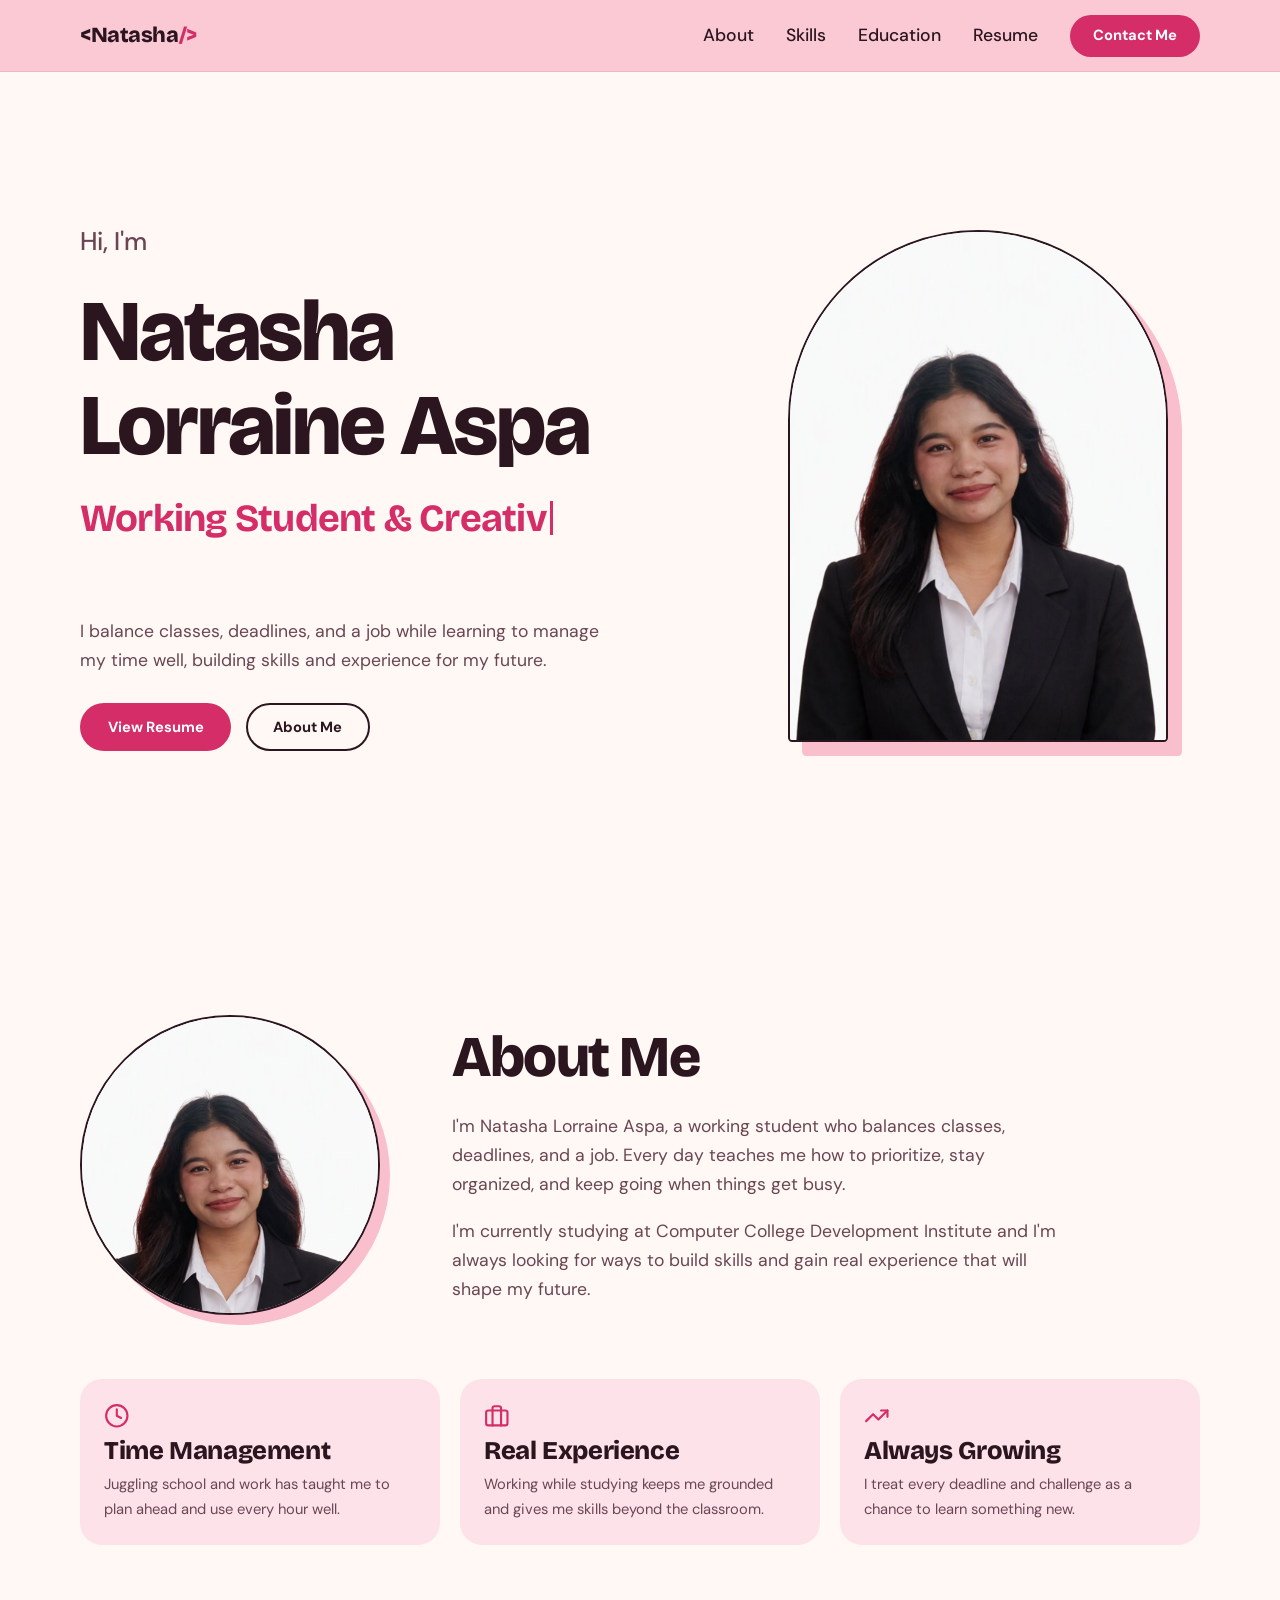
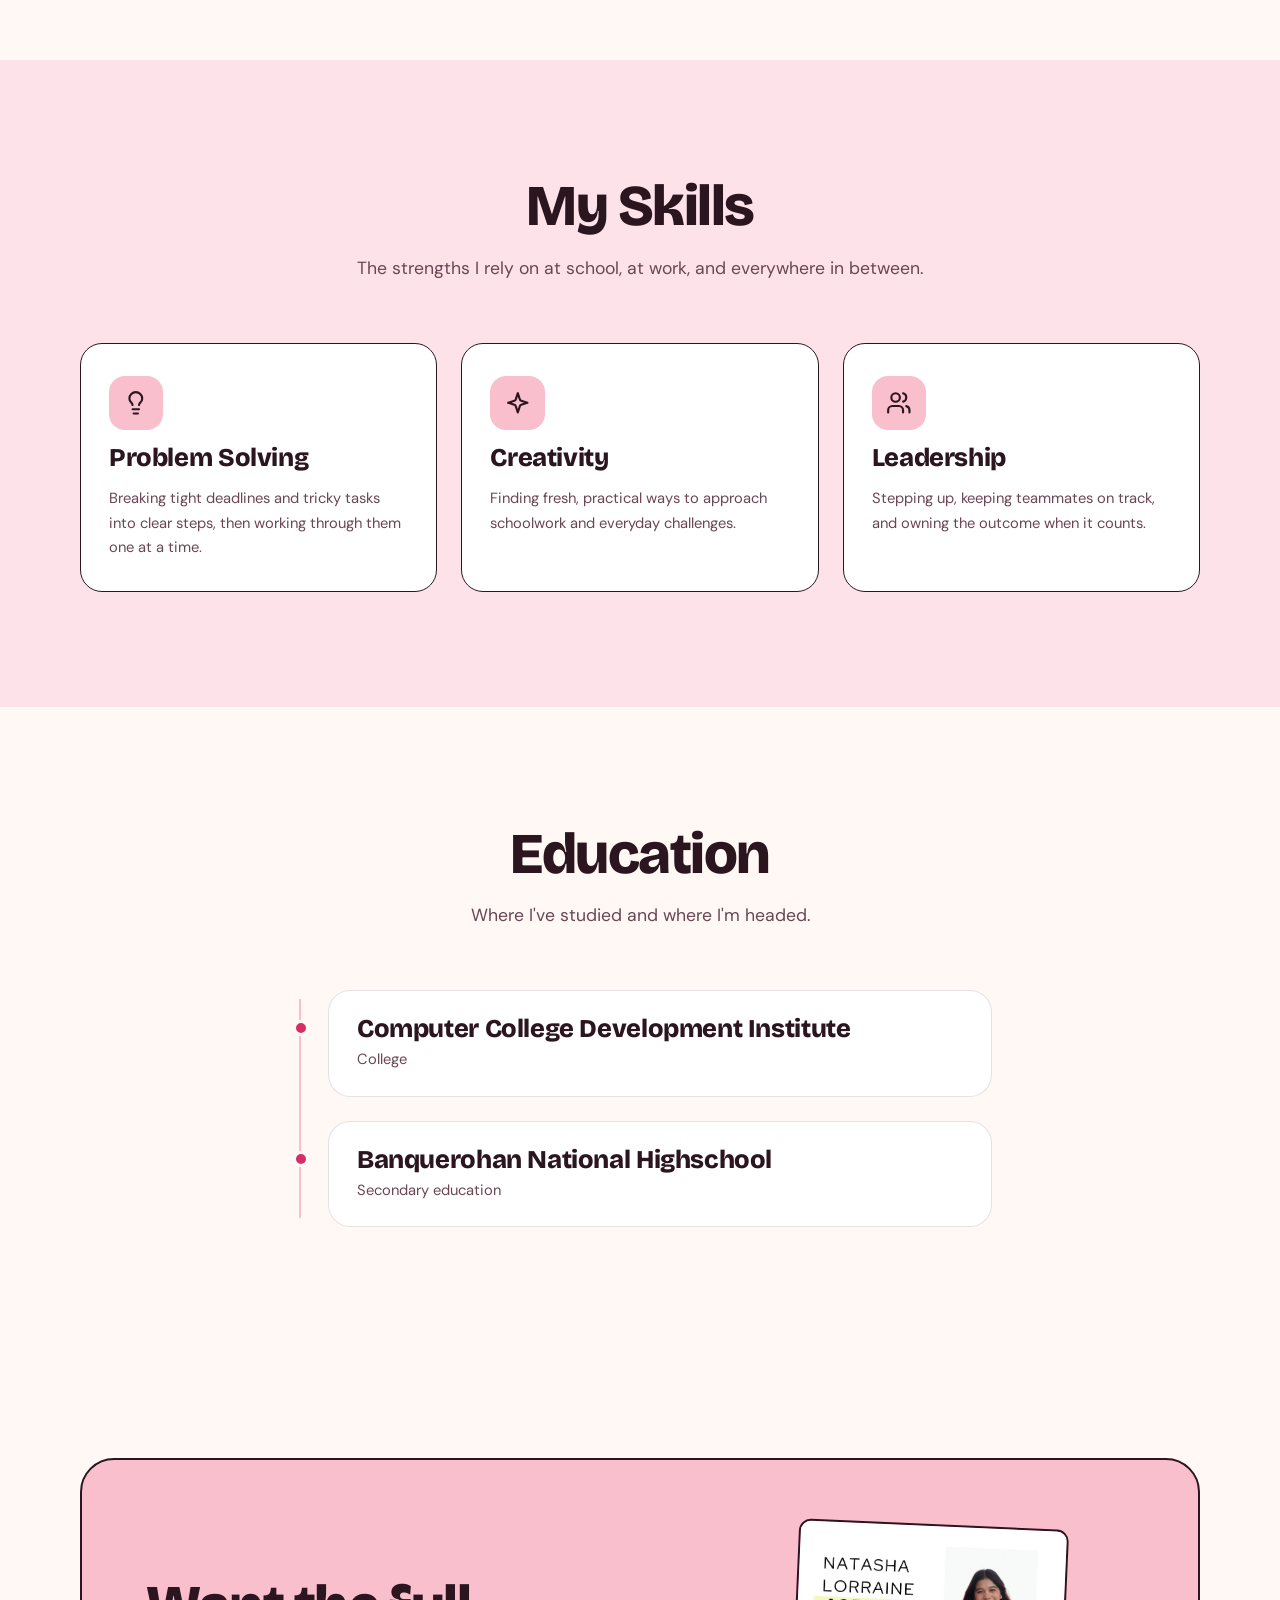
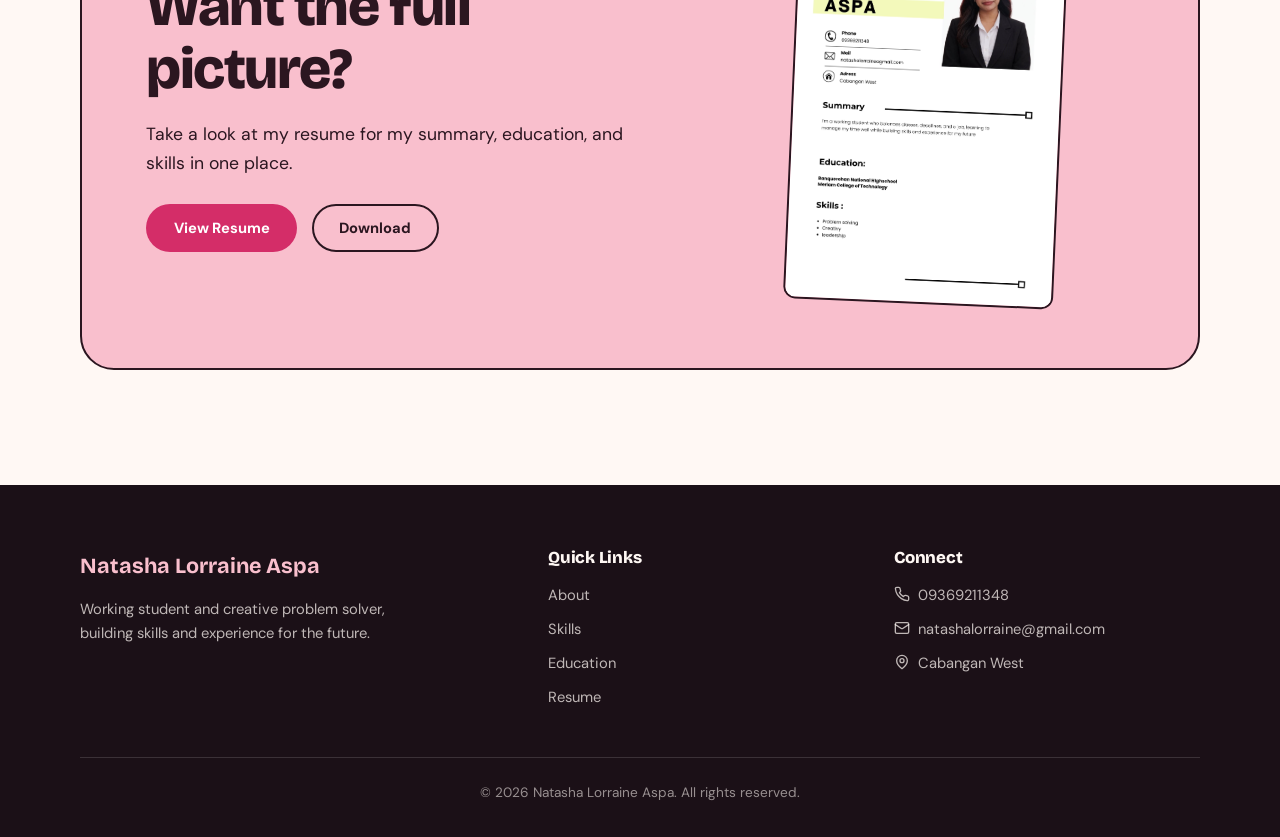
<file: natasha-portfolio/portfolio/index.html>
<!DOCTYPE html>
<html lang="en">
<head>
  <meta charset="UTF-8">
  <meta name="viewport" content="width=device-width, initial-scale=1">
  <title>Natasha Lorraine Aspa | Portfolio</title>
  <meta name="description" content="Portfolio of Natasha Lorraine Aspa, a working student and creative problem solver.">
  <meta name="theme-color" content="#f9bfcd">
  <link rel="icon" href="data:image/svg+xml,%3Csvg xmlns='http://www.w3.org/2000/svg' viewBox='0 0 64 64'%3E%3Crect width='64' height='64' rx='16' fill='%23f9bfcd'/%3E%3Ctext x='32' y='44' font-size='36' font-family='Arial' font-weight='700' text-anchor='middle' fill='%23d42d68'%3EN%3C/text%3E%3C/svg%3E">
  <link rel="preconnect" href="https://fonts.googleapis.com">
  <link rel="preconnect" href="https://fonts.gstatic.com" crossorigin>
  <link href="https://fonts.googleapis.com/css2?family=Bricolage+Grotesque:opsz,wght@12..96,500;12..96,700;12..96,800&amp;family=DM+Sans:wght@400;500;700&amp;display=swap" rel="stylesheet">
  <link rel="stylesheet" href="css/rose.css">
  <link rel="stylesheet" href="css/rap.css">
  <link rel="stylesheet" href="css/lisa.css">
  <script>document.documentElement.classList.add("js");</script>
</head>
<body>
  <a class="skip-link" href="#main">Skip to content</a>

  <header class="site-header">
    <div class="container nav">
      <a class="brand" href="#home" aria-label="Natasha Lorraine Aspa, back to top">&lt;Natasha<span>/&gt;</span></a>
      <nav id="primary-nav" class="nav-links" aria-label="Primary">
        <a class="nav-link" href="#about">About</a>
        <a class="nav-link" href="#skills">Skills</a>
        <a class="nav-link" href="#education">Education</a>
        <a class="nav-link" href="#resume">Resume</a>
        <button class="btn btn-primary btn-small" type="button" data-open="contact">Contact Me</button>
      </nav>
      <button class="nav-toggle" type="button" aria-expanded="false" aria-controls="primary-nav" aria-label="Toggle menu">
        <span></span><span></span><span></span>
      </button>
    </div>
    <div class="scroll-progress" aria-hidden="true"></div>
  </header>

  <main id="main">
    <section class="hero" id="home">
      <div class="container hero-grid">
        <div class="hero-copy">
          <p class="hero-greeting" data-reveal>Hi, I'm</p>
          <h1 class="hero-name" data-reveal style="--d: 80ms">Natasha Lorraine Aspa</h1>
          <p class="hero-role" data-reveal style="--d: 160ms" aria-label="Working Student and Creative Problem Solver"><span id="typed" data-text="Working Student &amp; Creative Problem Solver">Working Student &amp; Creative Problem Solver</span><span class="caret" aria-hidden="true"></span></p>
          <p class="hero-sub" data-reveal style="--d: 240ms">I balance classes, deadlines, and a job while learning to manage my time well, building skills and experience for my future.</p>
          <div class="hero-actions" data-reveal style="--d: 320ms">
            <button class="btn btn-primary" type="button" data-open="resume">View Resume</button>
            <a class="btn btn-ghost" href="#about">About Me</a>
          </div>
        </div>
        <figure class="hero-photo" data-reveal style="--d: 200ms">
          <img src="assets/raps.jpg" width="470" height="634" alt="Portrait of Natasha Lorraine Aspa in a black blazer and white blouse">
        </figure>
      </div>
    </section>

    <section class="section" id="about">
      <div class="container">
        <div class="about-grid">
          <img class="about-photo" data-reveal src="assets/raps.jpg" width="470" height="634" alt="Natasha Lorraine Aspa smiling" loading="lazy">
          <div class="about-copy" data-reveal style="--d: 120ms">
            <h2>About Me</h2>
            <p>I'm Natasha Lorraine Aspa, a working student who balances classes, deadlines, and a job. Every day teaches me how to prioritize, stay organized, and keep going when things get busy.</p>
            <p>I'm currently studying at Computer College Development Institute and I'm always looking for ways to build skills and gain real experience that will shape my future.</p>
          </div>
        </div>
        <div class="highlight-grid">
          <article class="highlight" data-reveal>
            <svg class="icon" viewBox="0 0 24 24" aria-hidden="true"><circle cx="12" cy="12" r="10"/><polyline points="12 6 12 12 16 14"/></svg>
            <h3>Time Management</h3>
            <p>Juggling school and work has taught me to plan ahead and use every hour well.</p>
          </article>
          <article class="highlight" data-reveal style="--d: 100ms">
            <svg class="icon" viewBox="0 0 24 24" aria-hidden="true"><rect width="20" height="14" x="2" y="7" rx="2"/><path d="M16 21V5a2 2 0 0 0-2-2h-4a2 2 0 0 0-2 2v16"/></svg>
            <h3>Real Experience</h3>
            <p>Working while studying keeps me grounded and gives me skills beyond the classroom.</p>
          </article>
          <article class="highlight" data-reveal style="--d: 200ms">
            <svg class="icon" viewBox="0 0 24 24" aria-hidden="true"><polyline points="22 7 13.5 15.5 8.5 10.5 2 17"/><polyline points="16 7 22 7 22 13"/></svg>
            <h3>Always Growing</h3>
            <p>I treat every deadline and challenge as a chance to learn something new.</p>
          </article>
        </div>
      </div>
    </section>

    <section class="section section-tint" id="skills">
      <div class="container">
        <div class="section-head" data-reveal>
          <h2>My Skills</h2>
          <p>The strengths I rely on at school, at work, and everywhere in between.</p>
        </div>
        <div class="skill-grid">
          <article class="skill-card" data-reveal>
            <div class="skill-icon"><svg class="icon" viewBox="0 0 24 24" aria-hidden="true"><path d="M15 14c.2-1 .7-1.7 1.5-2.5 1-.9 1.5-2.2 1.5-3.5A6 6 0 0 0 6 8c0 1 .2 2.2 1.5 3.5.7.7 1.3 1.5 1.5 2.5"/><path d="M9 18h6"/><path d="M10 22h4"/></svg></div>
            <h3>Problem Solving</h3>
            <p>Breaking tight deadlines and tricky tasks into clear steps, then working through them one at a time.</p>
          </article>
          <article class="skill-card" data-reveal style="--d: 120ms">
            <div class="skill-icon"><svg class="icon" viewBox="0 0 24 24" aria-hidden="true"><path d="m12 3-1.9 5.8a2 2 0 0 1-1.3 1.3L3 12l5.8 1.9a2 2 0 0 1 1.3 1.3L12 21l1.9-5.8a2 2 0 0 1 1.3-1.3L21 12l-5.8-1.9a2 2 0 0 1-1.3-1.3Z"/></svg></div>
            <h3>Creativity</h3>
            <p>Finding fresh, practical ways to approach schoolwork and everyday challenges.</p>
          </article>
          <article class="skill-card" data-reveal style="--d: 240ms">
            <div class="skill-icon"><svg class="icon" viewBox="0 0 24 24" aria-hidden="true"><path d="M16 21v-2a4 4 0 0 0-4-4H6a4 4 0 0 0-4 4v2"/><circle cx="9" cy="7" r="4"/><path d="M22 21v-2a4 4 0 0 0-3-3.87"/><path d="M16 3.13a4 4 0 0 1 0 7.75"/></svg></div>
            <h3>Leadership</h3>
            <p>Stepping up, keeping teammates on track, and owning the outcome when it counts.</p>
          </article>
        </div>
      </div>
    </section>

    <section class="section" id="education">
      <div class="container">
        <div class="section-head" data-reveal>
          <h2>Education</h2>
          <p>Where I've studied and where I'm headed.</p>
        </div>
        <ol class="timeline">
          <!-- REPLACE EDUCATION DETAILS HERE: course, years attended, honors -->
          <li class="timeline-item" data-reveal>
            <h3>Computer College Development Institute</h3>
            <p>College</p>
          </li>
          <li class="timeline-item" data-reveal style="--d: 120ms">
            <h3>Banquerohan National Highschool</h3>
            <p>Secondary education</p>
          </li>
        </ol>
      </div>
    </section>

    <section class="section" id="resume">
      <div class="container">
        <div class="resume-card" data-reveal>
          <div class="resume-copy">
            <h2>Want the full picture?</h2>
            <p>Take a look at my resume for my summary, education, and skills in one place.</p>
            <div class="resume-actions">
              <button class="btn btn-primary" type="button" data-open="resume">View Resume</button>
              <a class="btn btn-ghost" href="assets/resume.jpg" download="Natasha-Lorraine-Aspa-Resume.jpg">Download</a>
            </div>
          </div>
          <button class="resume-thumb" type="button" data-open="resume" aria-label="Open resume preview">
            <!-- REPLACE RESUME IMAGE HERE: Resume preview thumbnail (assets/resume.jpg) -->
            <img src="assets/resume.jpg" width="1414" height="2000" alt="Preview of Natasha Lorraine Aspa's resume" loading="lazy">
          </button>
        </div>
      </div>
    </section>
  </main>

  <footer class="site-footer">
    <div class="container">
      <div class="footer-grid">
        <div class="footer-brand">
          <strong>Natasha Lorraine Aspa</strong>
          <p>Working student and creative problem solver, building skills and experience for the future.</p>
        </div>
        <div class="footer-col">
          <h3>Quick Links</h3>
          <ul>
            <li><a href="#about">About</a></li>
            <li><a href="#skills">Skills</a></li>
            <li><a href="#education">Education</a></li>
            <li><a href="#resume">Resume</a></li>
          </ul>
        </div>
        <div class="footer-col">
          <h3>Connect</h3>
          <ul>
            <!-- REPLACE CONTACT DETAILS HERE: phone, email, address (footer) -->
            <li><a href="tel:09369211348"><svg class="icon" viewBox="0 0 24 24" aria-hidden="true"><path d="M22 16.92v3a2 2 0 0 1-2.18 2 19.79 19.79 0 0 1-8.63-3.07 19.5 19.5 0 0 1-6-6 19.79 19.79 0 0 1-3.07-8.67A2 2 0 0 1 4.11 2h3a2 2 0 0 1 2 1.72c.127.96.361 1.903.7 2.81a2 2 0 0 1-.45 2.11L8.09 9.91a16 16 0 0 0 6 6l1.27-1.27a2 2 0 0 1 2.11-.45c.907.339 1.85.573 2.81.7A2 2 0 0 1 22 16.92z"/></svg>09369211348</a></li>
            <li><a href="mailto:natashalorraine@gmail.com"><svg class="icon" viewBox="0 0 24 24" aria-hidden="true"><rect width="20" height="16" x="2" y="4" rx="2"/><path d="m22 7-8.97 5.7a1.94 1.94 0 0 1-2.06 0L2 7"/></svg>natashalorraine@gmail.com</a></li>
            <li><svg class="icon" viewBox="0 0 24 24" aria-hidden="true"><path d="M20 10c0 6-8 12-8 12s-8-6-8-12a8 8 0 0 1 16 0Z"/><circle cx="12" cy="10" r="3"/></svg>Cabangan West</li>
          </ul>
        </div>
      </div>
      <p class="footer-bottom">&copy; <span data-year>2026</span> Natasha Lorraine Aspa. All rights reserved.</p>
    </div>
  </footer>

  <aside class="panel" id="contact-panel" role="dialog" aria-modal="true" aria-labelledby="contact-title" aria-hidden="true">
    <div class="panel-scrim" data-close></div>
    <div class="panel-body">
      <div class="panel-head">
        <h2 id="contact-title">Get in Touch</h2>
        <button class="icon-btn" type="button" data-close data-autofocus aria-label="Close contact panel"><svg class="icon" viewBox="0 0 24 24" aria-hidden="true"><path d="M18 6 6 18"/><path d="m6 6 12 12"/></svg></button>
      </div>
      <ul class="contact-list">
        <!-- REPLACE CONTACT DETAILS HERE: phone, email, address (contact panel) -->
        <li class="contact-item">
          <svg class="icon" viewBox="0 0 24 24" aria-hidden="true"><path d="M22 16.92v3a2 2 0 0 1-2.18 2 19.79 19.79 0 0 1-8.63-3.07 19.5 19.5 0 0 1-6-6 19.79 19.79 0 0 1-3.07-8.67A2 2 0 0 1 4.11 2h3a2 2 0 0 1 2 1.72c.127.96.361 1.903.7 2.81a2 2 0 0 1-.45 2.11L8.09 9.91a16 16 0 0 0 6 6l1.27-1.27a2 2 0 0 1 2.11-.45c.907.339 1.85.573 2.81.7A2 2 0 0 1 22 16.92z"/></svg>
          <a href="tel:09369211348"><small>Phone</small><span>09369211348</span></a>
        </li>
        <li class="contact-item">
          <svg class="icon" viewBox="0 0 24 24" aria-hidden="true"><rect width="20" height="16" x="2" y="4" rx="2"/><path d="m22 7-8.97 5.7a1.94 1.94 0 0 1-2.06 0L2 7"/></svg>
          <a href="mailto:natashalorraine@gmail.com"><small>Email</small><span>natashalorraine@gmail.com</span></a>
        </li>
        <li class="contact-item">
          <svg class="icon" viewBox="0 0 24 24" aria-hidden="true"><path d="M20 10c0 6-8 12-8 12s-8-6-8-12a8 8 0 0 1 16 0Z"/><circle cx="12" cy="10" r="3"/></svg>
          <div><small>Address</small><span>Cabangan West</span></div>
        </li>
      </ul>
      <!-- REPLACE SOCIAL LINKS HERE: Facebook, Instagram, LinkedIn, or any profile links -->
    </div>
  </aside>

  <div class="modal" id="resume-modal" role="dialog" aria-modal="true" aria-labelledby="resume-title" aria-hidden="true">
    <div class="modal-scrim" data-close></div>
    <div class="modal-dialog">
      <div class="modal-bar">
        <h2 id="resume-title">My Resume</h2>
        <div class="modal-actions">
          <a class="btn btn-primary btn-small" href="assets/resume.jpg" download="Natasha-Lorraine-Aspa-Resume.jpg" data-autofocus><svg class="icon" viewBox="0 0 24 24" aria-hidden="true"><path d="M21 15v4a2 2 0 0 1-2 2H5a2 2 0 0 1-2-2v-4"/><polyline points="7 10 12 15 17 10"/><line x1="12" x2="12" y1="15" y2="3"/></svg><span>Download</span></a>
          <button class="icon-btn" type="button" data-close aria-label="Close resume preview"><svg class="icon" viewBox="0 0 24 24" aria-hidden="true"><path d="M18 6 6 18"/><path d="m6 6 12 12"/></svg></button>
        </div>
      </div>
      <div class="modal-body">
        <!-- REPLACE RESUME IMAGE HERE: Full resume preview (assets/resume.jpg) -->
        <img src="assets/resume.jpg" width="1414" height="2000" alt="Resume of Natasha Lorraine Aspa" loading="lazy">
      </div>
    </div>
  </div>

  <script src="js/main.js" defer></script>
  <script src="js/animations.js" defer></script>
</body>
</html>
</file>
<file: aeron-portfolio/css/rose.css>
:root {
  --bg-deep: #100b16;
  --bg-surface: #19111f;
  --bg-card: #21172a;
  --border-color: rgba(232, 214, 242, 0.1);
  --text-main: #f8f2fa;
  --text-muted: #b6a9bc;
  --accent-red: #f05b68;
  --accent-purple: #ad82ed;
  --accent-glow: rgba(173, 130, 237, 0.17);
  
  --font-display: "Space Grotesk", sans-serif;
  --font-body: "Plus Jakarta Sans", sans-serif;
  
  --header-height: 80px;
  --radius-sm: 8px;
  --radius-md: 16px;
  --radius-lg: 24px;
  --transition: cubic-bezier(0.16, 1, 0.3, 1);
}

*,
*::before,
*::after {
  box-sizing: border-box;
}

html {
  scroll-behavior: smooth;
  scroll-padding-top: var(--header-height);
  overflow-x: clip;
}

body {
  margin: 0;
  padding: 0;
  font-family: var(--font-body);
  background-color: var(--bg-deep);
  color: var(--text-main);
  line-height: 1.7;
  -webkit-font-smoothing: antialiased;
}

h1, h2, h3, h4, h5, h6 {
  font-family: var(--font-display);
  margin: 0;
  font-weight: 700;
  letter-spacing: -0.02em;
  color: var(--text-main);
}

p {
  margin: 0;
  color: var(--text-muted);
}

a {
  color: inherit;
  text-decoration: none;
}

ul, ol {
  margin: 0;
  padding: 0;
  list-style: none;
}

img {
  max-width: 100%;
  height: auto;
  display: block;
}

button {
  font: inherit;
  background: none;
  border: none;
  cursor: pointer;
  color: inherit;
}

.container {
  width: min(1200px, 90%);
  margin-inline: auto;
}

.sr-only {
  position: absolute;
  width: 1px;
  height: 1px;
  padding: 0;
  margin: -1px;
  overflow: hidden;
  clip: rect(0, 0, 0, 0);
  border: 0;
}

.skip-link {
  position: absolute;
  top: -40px;
  left: 20px;
  background: var(--accent-red);
  color: #190d19;
  padding: 8px 16px;
  z-index: 1000;
  border-radius: var(--radius-sm);
  font-weight: 600;
  transition: top 0.3s var(--transition);
}

.skip-link:focus {
  top: 20px;
}
</file>
<file: aeron-portfolio/css/layout.css>
.ambient-glow {
  position: fixed;
  inset: -18rem -10rem auto auto;
  width: 42rem;
  height: 42rem;
  border-radius: 50%;
  background: radial-gradient(circle, rgba(125, 70, 177, 0.18), rgba(125, 70, 177, 0) 68%);
  pointer-events: none;
  z-index: -1;
}

body {
  position: relative;
  overflow-x: hidden;
  background:
    radial-gradient(ellipse at 12% 30%, rgba(114, 41, 71, 0.11), transparent 32rem),
    var(--bg-deep);
}

body::before {
  position: absolute;
  inset: 0;
  z-index: -1;
  background-image: linear-gradient(rgba(255, 255, 255, 0.018) 1px, transparent 1px), linear-gradient(90deg, rgba(255, 255, 255, 0.018) 1px, transparent 1px);
  background-size: 64px 64px;
  content: "";
  mask-image: linear-gradient(to bottom, black, transparent 85rem);
  pointer-events: none;
}

.container {
  width: min(1120px, calc(100% - 3rem));
}

.site-header {
  position: fixed;
  z-index: 100;
  inset: 0 0 auto;
  height: var(--header-height);
  display: flex;
  align-items: center;
  border-bottom: 1px solid transparent;
  background: rgba(16, 11, 22, 0.78);
  backdrop-filter: blur(18px);
  transition: border-color 0.3s var(--transition), background 0.3s var(--transition);
}

.site-header.is-scrolled {
  border-color: var(--border-color);
  background: rgba(16, 11, 22, 0.94);
}

.nav-container {
  display: flex;
  align-items: center;
  justify-content: space-between;
}

.brand-logo {
  display: inline-flex;
  align-items: center;
  gap: 0.65rem;
  font-family: var(--font-display);
  font-size: 1.05rem;
  font-weight: 700;
  letter-spacing: -0.04em;
}

.brand-mark {
  display: grid;
  width: 2rem;
  height: 2rem;
  place-items: center;
  border-radius: 0.65rem;
  background: linear-gradient(145deg, var(--accent-red), #c84a83);
  color: #fff;
  font-size: 1rem;
}

.brand-name > span {
  color: var(--accent-purple);
}

.nav-menu {
  display: flex;
  align-items: center;
  gap: 2.4rem;
}

.nav-link {
  position: relative;
  padding: 0.5rem 0;
  color: var(--text-muted);
  font-size: 0.88rem;
  font-weight: 600;
  transition: color 0.25s var(--transition);
}

.nav-link::after {
  position: absolute;
  inset: auto 0 0;
  height: 2px;
  transform: scaleX(0);
  transform-origin: left;
  background: linear-gradient(90deg, var(--accent-red), var(--accent-purple));
  content: "";
  transition: transform 0.25s var(--transition);
}

.nav-link:hover,
.nav-link[aria-current="true"] {
  color: var(--text-main);
}

.nav-link:hover::after,
.nav-link[aria-current="true"]::after {
  transform: scaleX(1);
}

.nav-link[href="#contact"] {
  padding: 0.65rem 1rem;
  border: 1px solid rgba(173, 130, 237, 0.35);
  border-radius: 999px;
  color: var(--text-main);
}

.nav-link[href="#contact"]::after {
  content: none;
}

.nav-link[href="#contact"]:hover {
  border-color: var(--accent-purple);
  background: rgba(173, 130, 237, 0.1);
}

.nav-toggle {
  display: none;
  width: 2.5rem;
  height: 2.5rem;
  padding: 0.6rem;
  flex-direction: column;
  justify-content: space-around;
  border: 1px solid var(--border-color);
  border-radius: 0.75rem;
}

.nav-toggle span {
  display: block;
  width: 100%;
  height: 2px;
  border-radius: 2px;
  background: var(--text-main);
  transition: transform 0.3s var(--transition), opacity 0.3s var(--transition);
}

.scroll-progress {
  position: absolute;
  inset: auto auto 0 0;
  width: 100%;
  height: 2px;
  transform: scaleX(0);
  transform-origin: left;
  background: linear-gradient(90deg, var(--accent-red), var(--accent-purple));
}

.hero-section {
  min-height: min(900px, 100svh);
  display: flex;
  align-items: center;
  padding: calc(var(--header-height) + 4rem) 0 5rem;
}

.hero-grid {
  display: grid;
  grid-template-columns: minmax(0, 1.1fr) minmax(300px, 0.9fr);
  align-items: center;
  gap: clamp(3rem, 8vw, 8rem);
}

.hero-content {
  display: flex;
  align-items: flex-start;
  flex-direction: column;
  gap: 1.35rem;
}

.badge {
  display: inline-flex;
  align-items: center;
  gap: 0.6rem;
  padding: 0.55rem 0.9rem;
  border: 1px solid rgba(173, 130, 237, 0.22);
  border-radius: 999px;
  background: rgba(173, 130, 237, 0.07);
  color: #d7c1f3;
  font-size: 0.78rem;
  font-weight: 600;
}

.availability-dot {
  width: 0.45rem;
  height: 0.45rem;
  border-radius: 50%;
  background: var(--accent-red);
  box-shadow: 0 0 0 4px rgba(240, 91, 104, 0.13);
}

.hero-kicker,
.card-eyebrow {
  color: var(--accent-red);
  font-family: var(--font-display);
  font-size: 0.78rem;
  font-weight: 700;
  letter-spacing: 0.12em;
  text-transform: uppercase;
}

.hero-title {
  font-size: clamp(3.1rem, 5.8vw, 5.4rem);
  line-height: 0.99;
  letter-spacing: -0.075em;
}

.gradient-text {
  background: linear-gradient(105deg, #f47b7c 3%, #c080e9 73%);
  background-clip: text;
  -webkit-text-fill-color: transparent;
}

.hero-subtitle {
  max-width: 33rem;
  font-size: clamp(1rem, 1.5vw, 1.1rem);
  line-height: 1.85;
}

.hero-actions {
  display: flex;
  flex-wrap: wrap;
  gap: 0.85rem;
  margin-top: 0.35rem;
}

.btn {
  display: inline-flex;
  min-height: 3.15rem;
  align-items: center;
  justify-content: center;
  gap: 0.7rem;
  padding: 0.8rem 1.25rem;
  border: 1px solid transparent;
  border-radius: 0.85rem;
  font-size: 0.88rem;
  font-weight: 700;
  transition: transform 0.25s var(--transition), box-shadow 0.25s var(--transition), border-color 0.25s var(--transition), background 0.25s var(--transition);
}

.btn:hover {
  transform: translateY(-2px);
}

.btn-primary {
  background: linear-gradient(115deg, #e85868, #a965cd);
  box-shadow: 0 10px 28px rgba(198, 76, 128, 0.2);
  color: #fff;
}

.btn-primary:hover {
  box-shadow: 0 14px 34px rgba(198, 76, 128, 0.32);
}

.btn-outline {
  border-color: var(--border-color);
  background: rgba(255, 255, 255, 0.025);
  color: var(--text-main);
}

.btn-outline:hover {
  border-color: rgba(173, 130, 237, 0.55);
  background: rgba(173, 130, 237, 0.08);
}

.hero-meta {
  display: flex;
  flex-wrap: wrap;
  gap: 1.4rem;
  margin-top: 1.2rem;
  color: var(--text-muted);
  font-size: 0.76rem;
}

.hero-meta span {
  display: flex;
  align-items: center;
  gap: 0.5rem;
}

.hero-meta strong {
  color: var(--accent-purple);
  font-family: var(--font-display);
}

.hero-visual {
  position: relative;
  display: flex;
  justify-content: center;
  isolation: isolate;
}

.profile-card {
  position: relative;
  z-index: 1;
  width: min(100%, 390px);
  padding: 0.65rem;
  overflow: hidden;
  border: 1px solid rgba(231, 210, 242, 0.2);
  border-radius: 1.5rem;
  background: linear-gradient(145deg, rgba(240, 91, 104, 0.15), rgba(173, 130, 237, 0.1) 54%, rgba(255, 255, 255, 0.025));
  box-shadow: 0 30px 90px rgba(0, 0, 0, 0.3);
  transition: transform 0.5s var(--transition), box-shadow 0.5s var(--transition);
}

.profile-card:hover {
  transform: translateY(-6px);
  box-shadow: 0 36px 100px rgba(116, 61, 133, 0.2);
}

.portrait-frame {
  overflow: hidden;
  border-radius: 1.05rem;
  background: linear-gradient(145deg, #462641, #20152a);
}

.portrait-frame img {
  width: 100%;
  aspect-ratio: 0.84;
  object-fit: cover;
  object-position: center 38%;
  mix-blend-mode: screen;
}

.portrait-caption {
  display: flex;
  align-items: center;
  justify-content: space-between;
  gap: 1rem;
  padding: 0.9rem 0.35rem 0.3rem;
}

.portrait-caption-label {
  color: var(--text-muted);
  font-size: 0.74rem;
}

.portrait-caption-mark {
  color: var(--accent-purple);
  font-family: var(--font-display);
  font-size: 0.8rem;
  font-weight: 700;
  letter-spacing: 0.08em;
}

.visual-orbit {
  position: absolute;
  z-index: -1;
  border: 1px solid rgba(173, 130, 237, 0.17);
  border-radius: 50%;
  pointer-events: none;
}

.orbit-one {
  inset: -4% -13%;
  transform: rotate(-24deg);
}

.orbit-two {
  inset: 8% -18%;
  border-color: rgba(240, 91, 104, 0.16);
  transform: rotate(38deg);
}

.section {
  padding: clamp(5rem, 10vw, 8rem) 0;
}

.section-header {
  max-width: 48rem;
  margin-bottom: 2.75rem;
}

.section-tag {
  display: inline-block;
  margin-bottom: 1rem;
  color: var(--accent-red);
  font-family: var(--font-display);
  font-size: 0.75rem;
  font-weight: 700;
  letter-spacing: 0.14em;
  text-transform: uppercase;
}

.section-header h2 {
  font-size: clamp(2.15rem, 4.8vw, 3.6rem);
  line-height: 1.1;
  letter-spacing: -0.06em;
}

.about-section {
  border-top: 1px solid var(--border-color);
  background: linear-gradient(180deg, rgba(28, 18, 33, 0.6), rgba(28, 18, 33, 0.18));
}

.about-grid {
  display: grid;
  grid-template-columns: minmax(0, 0.85fr) minmax(0, 1.15fr);
  align-items: stretch;
  gap: 1.2rem;
}

.about-text,
.about-details,
.skill-category {
  border: 1px solid var(--border-color);
  border-radius: 1.25rem;
  background: linear-gradient(145deg, rgba(39, 27, 46, 0.92), rgba(25, 17, 31, 0.85));
}

.about-text {
  display: flex;
  align-items: flex-start;
  flex-direction: column;
  gap: 1rem;
  padding: clamp(1.5rem, 4vw, 2.5rem);
}

.about-text h3 {
  font-size: 1.7rem;
  letter-spacing: -0.04em;
}

.about-text p {
  font-size: 0.94rem;
  line-height: 1.85;
}

.about-details {
  display: grid;
  grid-template-columns: minmax(0, 1.15fr) minmax(0, 0.85fr);
  gap: 1.5rem;
  padding: clamp(1.5rem, 4vw, 2.5rem);
}

.about-info h3,
.about-personal-skills h3 {
  margin-bottom: 1.2rem;
  font-size: 1rem;
}

.about-info ul,
.about-personal-skills ul {
  display: flex;
  flex-direction: column;
  gap: 0.85rem;
}

.about-info li,
.about-personal-skills li {
  color: var(--text-muted);
  font-size: 0.82rem;
  line-height: 1.65;
  overflow-wrap: anywhere;
}

.about-info strong {
  color: var(--text-main);
}

.about-info a {
  transition: color 0.2s ease;
}

.about-info a:hover,
.contact-methods a:hover {
  color: var(--accent-red);
}

.about-personal-skills li {
  position: relative;
  padding-left: 1rem;
}

.about-personal-skills li::before {
  position: absolute;
  top: 0.63em;
  left: 0;
  width: 0.35rem;
  height: 0.35rem;
  border-radius: 50%;
  background: var(--accent-purple);
  content: "";
}

.stack-section {
  overflow: hidden;
}

.stack-section .section-header {
  margin-bottom: 2rem;
}

.tech-marquee {
  display: grid;
  gap: 0.9rem;
  overflow: hidden;
  padding: 1.1rem 0;
  mask-image: linear-gradient(to right, transparent, #000 5%, #000 95%, transparent);
}

.tech-marquee-row {
  position: relative;
  width: max-content;
  padding: 0.15rem 0;
  transform-style: preserve-3d;
}

.tech-marquee-track {
  display: flex;
  width: max-content;
  animation: tech-marquee-forward 30s linear infinite;
  will-change: transform;
}

.tech-marquee-row-reverse .tech-marquee-track {
  animation-name: tech-marquee-reverse;
  animation-duration: 36s;
}

.tech-track {
  display: flex;
  flex: 0 0 auto;
  gap: 0.8rem;
  margin: 0;
  padding: 0 0.4rem;
}

.tech-track li {
  position: relative;
  display: flex;
  min-height: 3.5rem;
  align-items: center;
  gap: 0.7rem;
  padding: 0.7rem 1.15rem;
  overflow: hidden;
  border: 1px solid rgba(232, 214, 242, 0.12);
  border-radius: 1rem;
  background: linear-gradient(135deg, rgba(42, 29, 49, 0.94), rgba(27, 19, 34, 0.94));
  box-shadow: 0 8px 24px rgba(0, 0, 0, 0.12), inset 0 1px 0 rgba(255, 255, 255, 0.035);
  color: #e6d9eb;
  font-size: 0.84rem;
  font-weight: 600;
  white-space: nowrap;
  transition: transform 0.35s var(--transition), border-color 0.35s ease, color 0.35s ease, box-shadow 0.35s ease, background 0.35s ease;
}

.tech-track li::before {
  width: 0.45rem;
  height: 0.45rem;
  flex: 0 0 auto;
  border-radius: 50%;
  background: linear-gradient(135deg, var(--accent-red), var(--accent-purple));
  box-shadow: 0 0 12px rgba(194, 110, 211, 0.45);
  content: "";
  transition: transform 0.35s var(--transition), box-shadow 0.35s ease;
}

.tech-track li::after {
  position: absolute;
  inset: 0;
  transform: translateX(-120%) skewX(-18deg);
  background: linear-gradient(100deg, transparent 30%, rgba(255, 255, 255, 0.09), transparent 70%);
  content: "";
  pointer-events: none;
  transition: transform 0.7s ease;
}

.tech-track li:hover {
  transform: translateY(-4px) scale(1.035);
  border-color: rgba(190, 133, 230, 0.48);
  background: linear-gradient(135deg, rgba(70, 38, 68, 0.98), rgba(39, 27, 53, 0.98));
  box-shadow: 0 12px 30px rgba(122, 64, 139, 0.2), inset 0 1px 0 rgba(255, 255, 255, 0.08);
  color: #fff;
}

.tech-track li:hover::before {
  transform: scale(1.3);
  box-shadow: 0 0 18px rgba(240, 91, 104, 0.75);
}

.tech-track li:hover::after {
  transform: translateX(120%) skewX(-18deg);
}

.tech-marquee-row:nth-child(1) .tech-track li:nth-child(3n + 2)::before {
  background: linear-gradient(135deg, #c17bec, #8963df);
}

.tech-marquee-row:nth-child(2) .tech-track li:nth-child(3n + 1)::before {
  background: linear-gradient(135deg, #c17bec, #8963df);
}

@keyframes tech-marquee-forward {
  from { transform: translate3d(0, 0, 0); }
  to { transform: translate3d(-50%, 0, 0); }
}

@keyframes tech-marquee-reverse {
  from { transform: translate3d(-50%, 0, 0); }
  to { transform: translate3d(0, 0, 0); }
}

.skills-section {
  border-top: 1px solid var(--border-color);
  background: linear-gradient(180deg, rgba(28, 18, 33, 0.42), transparent);
}

.skills-grid {
  display: grid;
  grid-template-columns: repeat(3, minmax(0, 1fr));
  gap: 1.1rem;
}

.skill-category {
  position: relative;
  display: flex;
  min-height: 16rem;
  flex-direction: column;
  gap: 1.35rem;
  padding: 1.8rem;
  overflow: hidden;
  transition: transform 0.3s var(--transition), border-color 0.3s var(--transition), background 0.3s var(--transition);
}

.skill-category::before {
  position: absolute;
  inset: 0 0 auto;
  height: 2px;
  background: linear-gradient(90deg, var(--accent-red), var(--accent-purple));
  content: "";
}

.skill-category:hover {
  transform: translateY(-5px);
  border-color: rgba(173, 130, 237, 0.35);
  background: linear-gradient(145deg, rgba(48, 30, 55, 0.95), rgba(25, 17, 31, 0.88));
}

.skill-category h3 {
  padding-bottom: 1rem;
  border-bottom: 1px solid var(--border-color);
  font-size: 1.08rem;
  letter-spacing: -0.025em;
}

.skill-list {
  display: flex;
  flex-direction: column;
  gap: 0.8rem;
}

.skill-list li {
  position: relative;
  padding-left: 1.1rem;
  color: var(--text-muted);
  font-size: 0.85rem;
  line-height: 1.6;
}

.skill-list li::before {
  position: absolute;
  top: 0.65em;
  left: 0;
  width: 0.36rem;
  height: 0.36rem;
  border-radius: 50%;
  background: var(--accent-red);
  content: "";
}

.site-footer {
  padding: 4rem 0 1.5rem;
  border-top: 1px solid var(--border-color);
  background: rgba(13, 9, 18, 0.55);
}

.footer-content {
  display: grid;
  grid-template-columns: 1.5fr 1fr 1fr;
  gap: 3rem;
  margin-bottom: 3.5rem;
}

.footer-brand,
.footer-links,
.footer-social {
  display: flex;
  align-items: flex-start;
  flex-direction: column;
  gap: 1rem;
}

.footer-brand {
  max-width: 20rem;
}

.footer-brand p {
  font-size: 0.86rem;
}

.footer-links h4,
.footer-social h4 {
  font-size: 0.88rem;
}

.footer-links ul,
.footer-social ul {
  display: flex;
  flex-direction: column;
  gap: 0.65rem;
}

.footer-links a,
.footer-social a {
  color: var(--text-muted);
  font-size: 0.83rem;
  transition: color 0.2s ease;
}

.footer-links a:hover,
.footer-social a:hover {
  color: var(--accent-purple);
}

.footer-bottom {
  padding-top: 1.25rem;
  border-top: 1px solid var(--border-color);
  text-align: center;
  font-size: 0.75rem;
}

.modal-panel {
  position: fixed;
  z-index: 200;
  inset: 0;
  display: grid;
  visibility: hidden;
  place-items: center;
  opacity: 0;
  transition: visibility 0.3s var(--transition), opacity 0.3s var(--transition);
}

.modal-panel.is-open {
  visibility: visible;
  opacity: 1;
}

.panel-scrim {
  position: absolute;
  inset: 0;
  background: rgba(9, 5, 13, 0.78);
  backdrop-filter: blur(8px);
}

.panel-content {
  position: relative;
  z-index: 1;
  width: min(31rem, calc(100% - 2rem));
  padding: clamp(1.5rem, 5vw, 2.4rem);
  transform: translateY(1rem);
  border: 1px solid rgba(173, 130, 237, 0.24);
  border-radius: 1.25rem;
  background: var(--bg-surface);
  transition: transform 0.3s var(--transition);
}

.modal-panel.is-open .panel-content {
  transform: translateY(0);
}

.panel-header {
  display: flex;
  align-items: center;
  justify-content: space-between;
  margin-bottom: 1.25rem;
}

.panel-header h3 {
  font-size: 1.45rem;
}

.icon-btn {
  display: grid;
  width: 2.35rem;
  height: 2.35rem;
  place-items: center;
  border: 1px solid var(--border-color);
  border-radius: 0.7rem;
  background: rgba(255, 255, 255, 0.04);
  transition: color 0.2s ease, border-color 0.2s ease;
}

.icon-btn:hover {
  border-color: var(--accent-red);
  color: var(--accent-red);
}

.panel-body {
  display: flex;
  flex-direction: column;
  gap: 1.2rem;
}

.panel-body > p {
  line-height: 1.75;
}

.contact-methods {
  display: flex;
  flex-direction: column;
  gap: 0.9rem;
  padding: 1.2rem;
  border: 1px solid var(--border-color);
  border-radius: 0.9rem;
  background: var(--bg-deep);
}

.contact-methods li {
  color: var(--text-muted);
  font-size: 0.85rem;
  overflow-wrap: anywhere;
}

.contact-methods strong {
  color: var(--text-main);
}

.contact-methods a {
  color: var(--accent-purple);
  transition: color 0.2s ease;
}

:focus-visible {
  outline: 2px solid var(--accent-purple);
  outline-offset: 4px;
}

@media (max-width: 900px) {
  .hero-grid {
    grid-template-columns: minmax(0, 1fr) minmax(260px, 0.78fr);
    gap: 2.5rem;
  }

  .hero-title {
    font-size: clamp(3.1rem, 6.2vw, 4.5rem);
  }

  .about-grid {
    grid-template-columns: 1fr;
  }
}

@media (max-width: 700px) {
  :root {
    --header-height: 70px;
  }

  .container {
    width: min(100% - 2rem, 36rem);
  }

  .nav-toggle {
    display: flex;
  }

  .nav-menu {
    position: fixed;
    inset: var(--header-height) 0 auto;
    display: flex;
    align-items: stretch;
    flex-direction: column;
    gap: 0.25rem;
    padding: 1rem max(1rem, calc((100% - 36rem) / 2));
    transform: translateY(-0.5rem);
    border-bottom: 1px solid var(--border-color);
    background: rgba(25, 17, 31, 0.98);
    opacity: 0;
    visibility: hidden;
    transition: transform 0.25s var(--transition), opacity 0.25s var(--transition), visibility 0.25s var(--transition);
  }

  .nav-menu.is-open {
    transform: translateY(0);
    opacity: 1;
    visibility: visible;
  }

  .nav-link {
    padding: 0.8rem 0.25rem;
  }

  .nav-link[href="#contact"] {
    padding: 0.8rem 0.25rem;
    border: 0;
    color: var(--text-muted);
  }

  .nav-link[href="#contact"]:hover {
    background: none;
    color: var(--text-main);
  }

  .hero-section {
    min-height: auto;
    padding: calc(var(--header-height) + 2.75rem) 0 4.5rem;
  }

  .hero-grid {
    grid-template-columns: 1fr;
    gap: 3rem;
  }

  .hero-visual {
    grid-row: 1;
  }

  .profile-card {
    width: min(78%, 330px);
  }

  .portrait-frame img {
    aspect-ratio: 1;
  }

  .hero-title {
    font-size: clamp(3.2rem, 13vw, 5rem);
  }

  .hero-content {
    gap: 1.15rem;
  }

  .hero-meta {
    gap: 0.8rem 1.2rem;
  }

  .tech-marquee-track {
    animation-duration: 36s;
  }

  .tech-marquee-row-reverse .tech-marquee-track {
    animation-duration: 42s;
  }

  .section {
    padding: 4.5rem 0;
  }

  .section-header {
    margin-bottom: 2rem;
  }

  .about-details {
    grid-template-columns: 1fr;
    gap: 2rem;
  }

  .skills-grid {
    grid-template-columns: 1fr;
  }

  .skill-category {
    min-height: 0;
  }

  .footer-content {
    grid-template-columns: 1fr 1fr;
    gap: 2rem;
  }

  .footer-brand {
    grid-column: 1 / -1;
  }
}

@media (prefers-reduced-motion: reduce) {
  .tech-marquee {
    gap: 0.65rem;
    overflow: visible;
    mask-image: none;
  }

  .tech-marquee-row {
    width: 100%;
    overflow: hidden;
  }

  .tech-marquee-track {
    width: 100%;
    flex-wrap: wrap;
    gap: 0.55rem;
    animation: none;
    will-change: auto;
  }

  .tech-track {
    display: contents;
  }

  .tech-track[aria-hidden="true"] {
    display: none;
  }

  .tech-track li {
    min-height: 2.8rem;
    padding: 0.55rem 0.8rem;
    font-size: 0.78rem;
  }
}

@media (max-width: 420px) {
  .hero-actions {
    width: 100%;
  }

  .hero-actions .btn {
    flex: 1 1 100%;
  }

  .hero-meta {
    flex-direction: column;
  }

  .footer-content {
    grid-template-columns: 1fr;
  }

  .footer-brand {
    grid-column: auto;
  }
}
</file>
<file: aeron-portfolio/css/lisa.css>
.js [data-reveal] {
  opacity: 0;
  transform: translateY(30px);
  filter: blur(8px);
  transition: opacity 0.8s var(--transition) var(--d, 0ms), 
              transform 0.8s var(--transition) var(--d, 0ms), 
              filter 0.8s var(--transition) var(--d, 0ms);
}

.js [data-reveal].is-visible {
  opacity: 1;
  transform: translateY(0);
  filter: blur(0);
}

.profile-card {
  transition: transform 0.5s var(--transition), box-shadow 0.5s var(--transition);
}

.profile-card:hover {
  transform: translateY(-6px);
  box-shadow: 0 36px 100px rgba(116, 61, 133, 0.2);
}

.nav-toggle[aria-expanded="true"] span:nth-child(1) {
  transform: translateY(10px) rotate(45deg);
}

.nav-toggle[aria-expanded="true"] span:nth-child(2) {
  opacity: 0;
}

.nav-toggle[aria-expanded="true"] span:nth-child(3) {
  transform: translateY(-10px) rotate(-45deg);
}

@media (prefers-reduced-motion: reduce) {
  html {
    scroll-behavior: auto;
  }
  
  *, *::before, *::after {
    animation-duration: 0.01ms !important;
    animation-iteration-count: 1 !important;
    transition-duration: 0.01ms !important;
    transition-delay: 0ms !important;
  }
  
  .js [data-reveal] {
    opacity: 1;
    transform: none;
    filter: none;
  }
}
</file>
<file: reghij_portfolio1/css/rose.css>
:root {
  --cream: #fffbf9;
  --champagne: #faeade;
  --blush: #f9dbe1;
  --blush-soft: #fcf3f5;
  --pink: #f2a6b8;
  --lavender: #ece7f5;
  --rose: #c75276;
  --rose-glow: rgba(199, 82, 118, 0.22);
  --rose-gold: #b37d6e;
  --ink: #2e1f26;
  --ink-soft: #73616a;
  --night: #1c1218;
  --white: #ffffff;
  --line: rgba(46, 31, 38, 0.1);

  --font-display: "Playfair Display", Georgia, serif;
  --font-body: "Plus Jakarta Sans", system-ui, sans-serif;

  --step--1: clamp(0.85rem, 0.82rem + 0.15vw, 0.95rem);
  --step-0: clamp(1rem, 0.96rem + 0.2vw, 1.1rem);
  --step-1: clamp(1.25rem, 1.1rem + 0.65vw, 1.6rem);
  --step-2: clamp(1.6rem, 1.3rem + 1.3vw, 2.4rem);
  --step-3: clamp(2.2rem, 1.7rem + 2.7vw, 3.6rem);
  --step-4: clamp(3rem, 2.1rem + 5.5vw, 6.2rem);

  --radius-sm: 16px;
  --radius-md: 28px;
  --radius-lg: 40px;
  --radius-pill: 999px;
  --ease: cubic-bezier(0.16, 1, 0.3, 1);
  --header-h: 82px;
}

*,
*::before,
*::after {
  box-sizing: border-box;
}

html {
  -webkit-text-size-adjust: 100%;
  scroll-padding-top: calc(var(--header-h) + 16px);
}

body {
  margin: 0;
  min-height: 100vh;
  color: var(--ink);
  background: var(--cream);
  font-family: var(--font-body);
  font-size: var(--step-0);
  line-height: 1.7;
  -webkit-font-smoothing: antialiased;
  text-rendering: optimizeLegibility;
}

h1,
h2,
h3,
h4,
p,
ul,
ol,
figure,
dl,
dd {
  margin: 0;
}

ul,
ol {
  padding: 0;
  list-style: none;
}

h1,
h2,
h3,
h4 {
  font-family: var(--font-display);
  font-weight: 700;
  line-height: 1.12;
  letter-spacing: -0.025em;
}

h2 {
  font-size: var(--step-3);
}

h3 {
  font-size: var(--step-1);
}

img,
svg {
  display: block;
  max-width: 100%;
}

img {
  height: auto;
}

a {
  color: inherit;
  text-decoration: none;
}

button {
  padding: 0;
  border: 0;
  color: inherit;
  background: none;
  font: inherit;
  cursor: pointer;
}

:focus-visible {
  outline: 3px solid var(--rose);
  outline-offset: 4px;
  border-radius: 6px;
}

::selection {
  color: var(--ink);
  background: var(--blush);
}

.container {
  width: min(1160px, 100% - 3rem);
  margin-inline: auto;
}

.skip-link {
  position: absolute;
  z-index: 100;
  top: -4rem;
  left: 1rem;
  padding: 0.6rem 1rem;
  border-radius: var(--radius-sm);
  color: var(--cream);
  background: var(--ink);
}

.skip-link:focus {
  top: 1rem;
}

.no-scroll {
  overflow: hidden;
}

.icon {
  width: 1.25rem;
  height: 1.25rem;
  flex: none;
  fill: none;
  stroke: currentColor;
  stroke-width: 1.8;
  stroke-linecap: round;
  stroke-linejoin: round;
}

.btn {
  display: inline-flex;
  min-height: 50px;
  align-items: center;
  justify-content: center;
  gap: 0.65rem;
  padding: 0.8rem 1.8rem;
  border: 1.5px solid transparent;
  border-radius: var(--radius-pill);
  font-size: var(--step--1);
  font-weight: 600;
  line-height: 1;
  white-space: nowrap;
}

.btn-primary {
  color: var(--white);
  background: linear-gradient(135deg, var(--rose) 0%, #a83d5f 100%);
  box-shadow: 0 10px 25px rgba(199, 82, 118, 0.3);
}

.btn-ghost {
  border-color: var(--line);
  color: var(--ink);
  background: rgba(255, 255, 255, 0.6);
}

.btn-small {
  min-height: 42px;
  padding: 0.55rem 1.35rem;
}
</file>
<file: reghij_portfolio1/css/rap.css>
.site-header {
  position: fixed;
  inset: 0 0 auto 0;
  z-index: 60;
  height: var(--header-h);
  background: rgba(255, 251, 249, 0.78);
  -webkit-backdrop-filter: blur(20px);
  backdrop-filter: blur(20px);
  border-bottom: 1px solid rgba(199, 82, 118, 0.1);
}

.nav-wrapper {
  display: flex;
  height: 100%;
  align-items: center;
  justify-content: space-between;
  gap: 2rem;
}

.brand {
  display: inline-flex;
  align-items: center;
  gap: 0.55rem;
  font-family: var(--font-display);
  font-size: 1.5rem;
  font-weight: 700;
}

.brand-badge {
  display: grid;
  width: 32px;
  height: 32px;
  place-items: center;
  border-radius: 50%;
  color: var(--rose);
  background: var(--blush);
  font-size: 0.85rem;
  box-shadow: 0 4px 12px rgba(199, 82, 118, 0.2);
}

.brand-text span {
  color: var(--rose);
}

.nav-links {
  display: flex;
  align-items: center;
  gap: clamp(1.2rem, 2.5vw, 2.4rem);
}

.nav-link {
  position: relative;
  padding: 0.35rem 0;
  color: var(--ink-soft);
  font-size: var(--step--1);
  font-weight: 600;
}

.nav-link::after {
  position: absolute;
  right: 0;
  bottom: -2px;
  left: 0;
  height: 2px;
  background: linear-gradient(90deg, var(--rose), var(--pink));
  content: "";
  transform: scaleX(0);
  transform-origin: left center;
  transition: transform 0.35s var(--ease);
}

.nav-link:hover,
.nav-link[aria-current="true"] {
  color: var(--rose);
}

.nav-link:hover::after,
.nav-link[aria-current="true"]::after {
  transform: scaleX(1);
}

.nav-contact {
  gap: 0.65rem;
  padding: 0.4rem 0.45rem 0.4rem 1.15rem;
  border: 1px solid rgba(199, 82, 118, 0.2);
  color: var(--white);
  background: linear-gradient(135deg, var(--rose) 0%, #b23b60 100%);
  box-shadow: 0 8px 22px rgba(199, 82, 118, 0.25);
}

.nav-contact .icon {
  width: 32px;
  height: 32px;
  padding: 7px;
  border-radius: 50%;
  color: var(--rose);
  background: var(--white);
}

.nav-toggle {
  display: none;
}

.scroll-progress {
  position: absolute;
  right: 0;
  bottom: 0;
  left: 0;
  height: 3px;
  background: linear-gradient(90deg, var(--pink), var(--rose), var(--lavender));
  transform: scaleX(0);
  transform-origin: left center;
}

.hero {
  position: relative;
  min-height: 100vh;
  min-height: 100svh;
  display: flex;
  align-items: center;
  padding: calc(var(--header-h) + 2rem) 0 5rem;
  background:
    radial-gradient(circle at 85% 20%, rgba(249, 219, 225, 0.7), transparent 30rem),
    linear-gradient(135deg, #fffbf9 0%, #fef3f5 60%, #faeade 100%);
  overflow: hidden;
}

.hero-grid {
  position: relative;
  z-index: 1;
  display: grid;
  grid-template-columns: minmax(0, 1.1fr) minmax(320px, 0.85fr);
  align-items: center;
  gap: clamp(3rem, 7vw, 6rem);
}

.hero-copy {
  display: grid;
  gap: 1.3rem;
  justify-items: start;
}

.hero-badge {
  display: inline-flex;
  align-items: center;
  gap: 0.6rem;
  padding: 0.45rem 1rem;
  border: 1px solid rgba(199, 82, 118, 0.25);
  border-radius: var(--radius-pill);
  color: var(--rose);
  background: rgba(255, 255, 255, 0.7);
  font-size: 0.78rem;
  font-weight: 700;
  letter-spacing: 0.05em;
  box-shadow: 0 4px 15px rgba(199, 82, 118, 0.1);
}

.status-dot {
  width: 8px;
  height: 8px;
  border-radius: 50%;
  background: #7a9e62;
  box-shadow: 0 0 0 4px rgba(122, 158, 98, 0.2);
}

.hero-name {
  font-size: var(--step-4);
  font-style: italic;
  color: var(--ink);
}

.hero-role {
  min-height: 2.5em;
  font-family: var(--font-display);
  font-size: var(--step-2);
  font-weight: 700;
  color: var(--rose);
  line-height: 1.25;
}

.hero-sub {
  max-width: 35rem;
  color: var(--ink-soft);
}

.hero-actions {
  display: flex;
  flex-wrap: wrap;
  align-items: center;
  gap: 1rem;
  margin-top: 0.5rem;
}

.hero-photo {
  width: min(100%, 390px);
  justify-self: center;
}

.portrait-art {
  position: relative;
  display: grid;
  min-height: 480px;
  place-items: center;
  overflow: hidden;
  border: 3px solid var(--white);
  border-radius: 140px 140px var(--radius-md) var(--radius-md);
  background: linear-gradient(135deg, var(--blush), var(--lavender));
  box-shadow: 0 25px 50px -15px rgba(199, 82, 118, 0.3);
}

.portrait-image {
  position: absolute;
  inset: 0;
  width: 100%;
  height: 100%;
  object-fit: cover;
  object-position: top;
}

.portrait-sparkle {
  position: absolute;
  z-index: 2;
  color: var(--rose);
  font-size: 1.5rem;
}

.sparkle-one {
  top: 15%;
  right: 12%;
}

.sparkle-two {
  bottom: 22%;
  left: 12%;
}

.portrait-tag {
  position: absolute;
  z-index: 2;
  bottom: 20px;
  display: inline-flex;
  align-items: center;
  gap: 0.5rem;
  padding: 0.4rem 1rem;
  border-radius: var(--radius-pill);
  color: var(--ink);
  background: rgba(255, 255, 255, 0.85);
  -webkit-backdrop-filter: blur(8px);
  backdrop-filter: blur(8px);
  font-size: 0.72rem;
  font-weight: 700;
  letter-spacing: 0.08em;
  box-shadow: 0 8px 20px rgba(0, 0, 0, 0.08);
}

.tag-icon {
  color: var(--rose);
}

.photo-caption {
  display: flex;
  justify-content: space-between;
  padding: 1rem 0.5rem 0;
  color: var(--ink-soft);
  font-size: 0.65rem;
  font-weight: 700;
  letter-spacing: 0.15em;
}

.section {
  padding: clamp(5rem, 9vw, 8rem) 0;
}

.about-grid {
  display: grid;
  grid-template-columns: minmax(260px, 0.85fr) minmax(0, 1.15fr);
  align-items: center;
  gap: clamp(3rem, 7vw, 6rem);
}

.about-visual {
  position: relative;
  width: min(100%, 360px);
  aspect-ratio: 1;
  justify-self: center;
  border-radius: 50%;
  overflow: hidden;
  border: 6px solid var(--white);
  box-shadow: 0 20px 45px -12px rgba(199, 82, 118, 0.25);
}

.about-photo {
  width: 100%;
  height: 100%;
  object-fit: cover;
  object-position: center;
}

.about-card-badge {
  position: absolute;
  bottom: 20px;
  left: 50%;
  transform: translateX(-50%);
  padding: 0.35rem 1rem;
  border-radius: var(--radius-pill);
  color: var(--white);
  background: var(--ink);
  font-size: 0.75rem;
  font-weight: 600;
  white-space: nowrap;
  box-shadow: 0 8px 20px rgba(0, 0, 0, 0.15);
}

.about-copy {
  display: grid;
  gap: 1.25rem;
  max-width: 40rem;
}

.about-copy h2 {
  margin-bottom: 0.4rem;
}

.about-copy p {
  color: var(--ink-soft);
}

.about-chips {
  display: flex;
  flex-wrap: wrap;
  gap: 0.6rem;
  margin-top: 0.5rem;
}

.chip {
  padding: 0.4rem 1rem;
  border-radius: var(--radius-pill);
  color: var(--rose);
  background: var(--blush);
  font-size: 0.82rem;
  font-weight: 600;
  border: 1px solid rgba(199, 82, 118, 0.15);
}

.skills-section {
  background:
    radial-gradient(circle at 10% 90%, rgba(236, 231, 245, 0.7), transparent 30rem),
    var(--blush-soft);
}

.section-head {
  max-width: 42rem;
  margin: 0 auto clamp(2.5rem, 5vw, 4rem);
  text-align: center;
}

.section-kicker {
  display: inline-block;
  margin-bottom: 0.6rem;
  color: var(--rose);
  font-size: 0.75rem;
  font-weight: 700;
  letter-spacing: 0.15em;
  text-transform: uppercase;
}

.section-head p {
  margin-top: 0.8rem;
  color: var(--ink-soft);
}

.skill-grid {
  display: grid;
  grid-template-columns: repeat(4, 1fr);
  gap: 1.5rem;
}

.skill-card {
  display: grid;
  gap: 1rem;
  align-content: start;
  padding: 2.2rem 1.8rem;
  background: rgba(255, 255, 255, 0.85);
  -webkit-backdrop-filter: blur(12px);
  backdrop-filter: blur(12px);
  border: 1px solid rgba(255, 255, 255, 0.9);
  border-radius: var(--radius-md);
  box-shadow: 0 15px 35px -12px rgba(199, 82, 118, 0.12);
}

.skill-icon {
  display: grid;
  place-items: center;
  width: 3.6rem;
  height: 3.6rem;
  background: linear-gradient(135deg, var(--blush) 0%, var(--lavender) 100%);
  color: var(--rose);
  border-radius: var(--radius-sm);
  box-shadow: 0 6px 15px rgba(199, 82, 118, 0.15);
}

.skill-card h3 {
  font-size: 1.2rem;
}

.skill-card p {
  color: var(--ink-soft);
  font-size: var(--step--1);
}

.education-section {
  background: var(--cream);
}

.education-heading {
  display: flex;
  align-items: flex-end;
  justify-content: space-between;
  gap: 2rem;
  margin-bottom: clamp(2.5rem, 5vw, 4rem);
}

.education-heading > p {
  max-width: 380px;
  color: var(--ink-soft);
}

.education-path {
  display: grid;
  grid-template-columns: repeat(3, 1fr);
  gap: 1.5rem;
}

.education-card {
  position: relative;
  display: grid;
  gap: 1rem;
  padding: 2.2rem;
  background: rgba(255, 255, 255, 0.75);
  -webkit-backdrop-filter: blur(10px);
  backdrop-filter: blur(10px);
  border: 1px solid rgba(199, 82, 118, 0.12);
  border-radius: var(--radius-md);
  box-shadow: 0 12px 30px -10px rgba(46, 31, 38, 0.05);
}

.education-number {
  display: inline-flex;
  align-items: center;
  justify-content: center;
  width: 38px;
  height: 38px;
  background: var(--blush);
  color: var(--rose);
  border-radius: 50%;
  font-size: 0.75rem;
  font-weight: 700;
}

.education-level {
  display: inline-block;
  padding: 0.2rem 0.7rem;
  background: var(--champagne);
  color: var(--rose-gold);
  border-radius: var(--radius-pill);
  font-size: 0.7rem;
  font-weight: 700;
  text-transform: uppercase;
  letter-spacing: 0.05em;
  width: max-content;
}

.education-card h3 {
  font-size: 1.25rem;
}

.education-card p {
  color: var(--ink-soft);
  font-size: var(--step--1);
}

.resume-card {
  display: grid;
  grid-template-columns: 1.15fr 0.85fr;
  align-items: center;
  gap: clamp(2rem, 5vw, 4rem);
  padding: clamp(2.5rem, 5vw, 4.5rem);
  background: linear-gradient(135deg, rgba(249, 219, 225, 0.5) 0%, rgba(236, 231, 245, 0.5) 100%);
  -webkit-backdrop-filter: blur(16px);
  backdrop-filter: blur(16px);
  border: 1.5px solid rgba(255, 255, 255, 0.9);
  border-radius: var(--radius-lg);
  box-shadow: 0 20px 45px -15px rgba(199, 82, 118, 0.18);
}

.resume-copy {
  display: grid;
  gap: 1.25rem;
  justify-items: start;
}

.resume-kicker {
  color: var(--rose);
  font-size: 0.75rem;
  font-weight: 700;
  letter-spacing: 0.15em;
  text-transform: uppercase;
}

.resume-copy p {
  max-width: 32rem;
  color: var(--ink-soft);
}

.resume-actions {
  display: flex;
  flex-wrap: wrap;
  gap: 1rem;
  margin-top: 0.5rem;
}

.resume-note {
  display: flex;
  align-items: center;
  gap: 0.5rem;
  font-size: 0.82rem;
  color: var(--rose);
}

.resume-thumb {
  justify-self: center;
  width: min(100%, 280px);
  border: 2px solid var(--white);
  border-radius: var(--radius-sm);
  overflow: hidden;
  background: var(--white);
  box-shadow: 0 15px 35px -10px rgba(199, 82, 118, 0.2);
  cursor: zoom-in;
}

.resume-paper {
  display: flex;
  flex-direction: column;
  padding: 1.5rem;
  background: #fffdfa;
  text-align: left;
}

.paper-kicker {
  color: var(--rose-gold);
  font-size: 0.5rem;
  font-weight: 700;
  letter-spacing: 0.1em;
}

.resume-paper strong {
  margin-top: 0.8rem;
  font-family: var(--font-display);
  font-size: 2rem;
  line-height: 1;
}

.resume-paper strong span {
  color: var(--rose);
}

.paper-role {
  margin-top: 0.3rem;
  color: var(--rose);
  font-size: 0.52rem;
  font-weight: 700;
}

.paper-rule {
  width: 100%;
  height: 1px;
  background: var(--line);
  margin: 0.8rem 0;
}

.paper-section-title {
  font-size: 0.5rem;
  font-weight: 700;
  color: var(--ink);
  letter-spacing: 0.1em;
  margin-top: 0.5rem;
}

.paper-lines {
  width: 100%;
  height: 24px;
  background: repeating-linear-gradient(to bottom, #eadfdc 0 1px, transparent 1px 7px);
  margin-top: 0.3rem;
}

.paper-lines.short {
  width: 75%;
  height: 14px;
}

.paper-contact {
  margin-top: 1rem;
  font-size: 0.45rem;
  color: var(--ink-soft);
}

.resume-thumb-label {
  display: flex;
  align-items: center;
  justify-content: space-between;
  padding: 0.75rem 1rem;
  background: var(--ink);
  color: var(--white);
  font-size: 0.7rem;
  font-weight: 700;
  letter-spacing: 0.1em;
}

.panel,
.modal {
  position: fixed;
  inset: 0;
  z-index: 90;
}

.panel-scrim,
.modal-scrim {
  position: absolute;
  inset: 0;
  background: rgba(28, 18, 24, 0.5);
}

.panel-body {
  position: absolute;
  top: 0;
  right: 0;
  display: flex;
  flex-direction: column;
  gap: 1.75rem;
  width: min(420px, 100%);
  height: 100%;
  padding: 2.2rem;
  overflow-y: auto;
  background: var(--cream);
  box-shadow: -20px 0 50px rgba(0, 0, 0, 0.15);
}

.panel-head,
.modal-bar {
  display: flex;
  align-items: center;
  justify-content: space-between;
  gap: 1rem;
}

.icon-btn {
  display: grid;
  place-items: center;
  width: 42px;
  height: 42px;
  border-radius: 50%;
  background: var(--blush);
  color: var(--rose);
}

.contact-list {
  display: grid;
  gap: 1.2rem;
}

.contact-item {
  display: flex;
  align-items: center;
  gap: 1rem;
  padding: 1.1rem;
  background: var(--white);
  border: 1px solid var(--line);
  border-radius: var(--radius-sm);
}

.contact-item .icon {
  width: 2.8rem;
  height: 2.8rem;
  padding: 0.75rem;
  background: var(--blush);
  color: var(--rose);
  border-radius: 50%;
}

.contact-item small {
  display: block;
  font-size: 0.78rem;
  color: var(--ink-soft);
}

.contact-item span {
  font-weight: 600;
}

.modal {
  display: grid;
  place-items: center;
  padding: 1rem;
}

.modal-dialog {
  position: relative;
  display: flex;
  flex-direction: column;
  width: min(740px, 100%);
  max-height: calc(100vh - 2rem);
  background: var(--cream);
  border-radius: var(--radius-md);
  overflow: hidden;
  box-shadow: 0 25px 60px rgba(0, 0, 0, 0.25);
}

.modal-bar {
  padding: 1rem 1.25rem;
  border-bottom: 1px solid var(--line);
  background: var(--white);
}

.modal-actions {
  display: flex;
  align-items: center;
  gap: 0.6rem;
}

.modal-body {
  padding: 2rem 1rem;
  overflow-y: auto;
  background: var(--blush-soft);
}

.resume-sheet {
  width: min(600px, 100%);
  margin: 0 auto;
  padding: 3rem;
  background: var(--white);
  border-radius: 8px;
  box-shadow: 0 10px 30px rgba(199, 82, 118, 0.1);
}

.resume-sheet h3 {
  font-size: 2.5rem;
  margin-top: 0.5rem;
}

.sheet-role {
  color: var(--rose);
  font-weight: 600;
}

.resume-sheet hr {
  margin: 1.5rem 0;
  border: 0;
  border-top: 1px solid var(--line);
}

.resume-sheet h4 {
  margin: 1.2rem 0 0.3rem;
  font-size: 0.8rem;
  letter-spacing: 0.1em;
  text-transform: uppercase;
  color: var(--rose-gold);
}

.resume-sheet p {
  color: var(--ink-soft);
  font-size: 0.9rem;
}

.site-footer {
  padding: 5rem 0 2rem;
  background: var(--night);
  color: rgba(255, 255, 255, 0.8);
}

.footer-grid {
  display: grid;
  grid-template-columns: 1.3fr 0.85fr 1fr;
  gap: 3rem;
  padding-bottom: 3rem;
}

.footer-brand {
  display: grid;
  gap: 0.8rem;
}

.footer-brand strong {
  font-family: var(--font-display);
  font-size: 1.6rem;
  color: var(--white);
}

.footer-col h3 {
  margin-bottom: 1rem;
  color: var(--white);
  font-size: 0.8rem;
  letter-spacing: 0.12em;
  text-transform: uppercase;
}

.footer-col ul {
  display: grid;
  gap: 0.7rem;
}

.footer-col a,
.footer-col li {
  font-size: var(--step--1);
  color: rgba(255, 255, 255, 0.7);
}

.footer-col .icon {
  width: 1rem;
  height: 1rem;
  margin-right: 0.5rem;
  display: inline-block;
  vertical-align: -0.15em;
  color: var(--pink);
}

.footer-bottom {
  padding-top: 1.5rem;
  border-top: 1px solid rgba(255, 255, 255, 0.12);
  text-align: center;
  font-size: 0.85rem;
  color: rgba(255, 255, 255, 0.5);
}

@media (max-width: 1024px) {
  .skill-grid {
    grid-template-columns: repeat(2, 1fr);
  }
  .education-path {
    grid-template-columns: 1fr;
  }
}

@media (max-width: 860px) {
  .nav-toggle {
    display: flex;
    flex-direction: column;
    justify-content: center;
    gap: 5px;
    width: 44px;
    height: 44px;
    border: 1px solid var(--line);
    border-radius: 50%;
    background: var(--white);
  }

  .nav-toggle span {
    width: 20px;
    height: 2px;
    background: var(--ink);
    border-radius: 2px;
    margin-inline: auto;
  }

  .nav-links {
    position: absolute;
    top: var(--header-h);
    left: 0;
    right: 0;
    flex-direction: column;
    align-items: stretch;
    gap: 0;
    padding: 1rem 1.5rem 2rem;
    background: var(--cream);
    border-bottom: 1px solid var(--line);
    box-shadow: 0 15px 30px rgba(0, 0, 0, 0.08);
    opacity: 0;
    visibility: hidden;
    transform: translateY(-10px);
    transition: opacity 0.3s var(--ease), transform 0.35s var(--ease), visibility 0s linear 0.35s;
  }

  .nav-links.is-open {
    opacity: 1;
    visibility: visible;
    transform: none;
    transition-delay: 0s;
  }

  .nav-link {
    padding: 0.85rem 0;
    border-bottom: 1px solid var(--line);
  }

  .nav-links .nav-contact {
    margin-top: 1.2rem;
    justify-content: center;
    padding: 0.8rem 1.5rem;
  }

  .hero-grid,
  .about-grid,
  .resume-card {
    grid-template-columns: 1fr;
  }

  .hero-photo {
    width: min(80%, 340px);
  }

  .about-grid {
    justify-items: center;
    text-align: center;
  }

  .about-copy {
    justify-items: center;
  }

  .footer-grid {
    grid-template-columns: 1fr;
    gap: 2.5rem;
  }
}

@media (max-width: 540px) {
  .skill-grid {
    grid-template-columns: 1fr;
  }

  .hero-actions .btn,
  .resume-actions .btn {
    width: 100%;
  }
}

@media print {
  body * {
    visibility: hidden !important;
  }
  #resume-modal.is-open,
  #resume-modal.is-open * {
    visibility: visible !important;
  }
  #resume-modal.is-open {
    position: absolute;
    inset: 0;
    background: #fff;
  }
  #resume-modal.is-open .modal-scrim,
  #resume-modal.is-open .modal-bar {
    display: none;
  }
  #resume-modal.is-open .modal-dialog {
    position: static;
    width: 100%;
    max-height: none;
    box-shadow: none;
  }
  #resume-modal.is-open .modal-body {
    padding: 0;
    background: #fff;
  }
  #resume-modal.is-open .resume-sheet {
    box-shadow: none;
    width: 100%;
    padding: 0;
  }
}

@media (prefers-reduced-motion: reduce) {
  html {
    scroll-behavior: auto;
  }
  *,
  *::before,
  *::after {
    animation-duration: 0.01ms !important;
    animation-iteration-count: 1 !important;
    transition-duration: 0.01ms !important;
    transition-delay: 0ms !important;
  }
  .js [data-reveal] {
    opacity: 1;
    filter: none;
    transform: none;
  }
}
</file>
<file: reghij_portfolio1/css/lisa.css>
html {
  scroll-behavior: smooth;
}

.site-header {
  transition: background-color 0.4s var(--ease), box-shadow 0.4s var(--ease);
}

.site-header.is-scrolled {
  background: rgba(255, 251, 249, 0.95);
  box-shadow: 0 10px 30px -10px rgba(199, 82, 118, 0.15);
}

.brand {
  transition: transform 0.3s var(--ease);
}

.brand:hover {
  transform: scale(1.03);
}

.btn {
  transition: transform 0.35s var(--ease), background-color 0.3s ease, color 0.3s ease,
    border-color 0.3s ease, box-shadow 0.35s var(--ease);
}

.btn:hover {
  transform: translateY(-3px);
}

.btn:active {
  transform: translateY(0);
}

.btn-primary:hover {
  box-shadow: 0 14px 30px rgba(199, 82, 118, 0.4);
}

.btn-ghost:hover {
  background: var(--ink);
  color: var(--cream);
  border-color: var(--ink);
}

.portrait-sparkle {
  animation: sparkle-float 4s ease-in-out infinite;
}

.sparkle-two {
  animation-delay: -2s;
}

@keyframes sparkle-float {
  0%,
  100% {
    transform: translateY(0) rotate(0deg);
  }
  50% {
    transform: translateY(-6px) rotate(10deg);
  }
}

.hero-photo img,
.about-visual {
  transition: transform 0.6s var(--ease), box-shadow 0.6s var(--ease);
}

.hero-photo img:hover {
  transform: translateY(-5px) scale(1.01);
  box-shadow: 0 30px 60px -15px rgba(199, 82, 118, 0.35);
}

.skill-card,
.education-card {
  transition: transform 0.45s var(--ease), box-shadow 0.45s var(--ease), border-color 0.3s ease;
}

.skill-card:hover,
.education-card:hover {
  transform: translateY(-6px);
  border-color: rgba(199, 82, 118, 0.3);
  box-shadow: 0 20px 40px -12px rgba(199, 82, 118, 0.2);
}

.skill-icon {
  transition: transform 0.5s var(--ease);
}

.skill-card:hover .skill-icon {
  transform: rotate(-8deg) scale(1.1);
}

.resume-thumb {
  transition: transform 0.5s var(--ease), box-shadow 0.5s var(--ease);
  transform: rotate(1.5deg);
}

.resume-thumb:hover {
  transform: rotate(0deg) scale(1.03);
  box-shadow: 0 25px 50px -15px rgba(199, 82, 118, 0.3);
}

.icon-btn {
  transition: transform 0.35s var(--ease), background-color 0.25s ease, color 0.25s ease;
}

.icon-btn:hover {
  transform: rotate(90deg);
  background: var(--rose);
  color: var(--white);
}

.footer-col a {
  transition: color 0.25s ease, padding-left 0.35s var(--ease);
}

.footer-col a:hover {
  color: var(--pink);
  padding-left: 4px;
}

.js [data-reveal] {
  opacity: 0;
  filter: blur(12px);
  transform: translateY(24px);
  transition: opacity 0.9s var(--ease) var(--d, 0ms), filter 0.9s var(--ease) var(--d, 0ms),
    transform 0.9s var(--ease) var(--d, 0ms);
}

.js [data-reveal].is-visible {
  opacity: 1;
  filter: blur(0);
  transform: none;
}

.panel,
.modal {
  visibility: hidden;
  transition: visibility 0s linear 0.5s;
}

.panel.is-open,
.modal.is-open {
  visibility: visible;
  transition-delay: 0s;
}

.panel-scrim,
.modal-scrim {
  opacity: 0.01;
  -webkit-backdrop-filter: blur(0);
  backdrop-filter: blur(0);
  transition: opacity 0.5s var(--ease), backdrop-filter 0.5s var(--ease),
    -webkit-backdrop-filter 0.5s var(--ease);
}

.panel.is-open .panel-scrim,
.modal.is-open .modal-scrim {
  opacity: 1;
  -webkit-backdrop-filter: blur(8px);
  backdrop-filter: blur(8px);
}

.panel-body {
  transform: translateX(100%);
  transition: transform 0.55s var(--ease);
}

.panel.is-open .panel-body {
  transform: none;
}

.modal-dialog {
  opacity: 0;
  filter: blur(8px);
  transform: translateY(28px) scale(0.97);
  transition: opacity 0.45s var(--ease), filter 0.45s var(--ease), transform 0.55s var(--ease);
}

.modal.is-open .modal-dialog {
  opacity: 1;
  filter: blur(0);
  transform: none;
}

.nav-toggle span {
  transition: transform 0.4s var(--ease), opacity 0.25s ease;
}

.nav-toggle[aria-expanded="true"] span:nth-child(1) {
  transform: translateY(7px) rotate(45deg);
}

.nav-toggle[aria-expanded="true"] span:nth-child(2) {
  opacity: 0;
}

.nav-toggle[aria-expanded="true"] span:nth-child(3) {
  transform: translateY(-7px) rotate(-45deg);
}
</file>
<file: robert-portfolio/css/rose.css>
:root {
  --bg-deep: #090d16;
  --bg-surface: #111827;
  --bg-card: #1f293d;
  --border-color: rgba(255, 255, 255, 0.08);
  --text-main: #f3f4f6;
  --text-muted: #9ca3af;
  --accent-cyan: #06b6d4;
  --accent-purple: #8b5cf6;
  --accent-glow: rgba(6, 182, 212, 0.15);
  
  --font-display: "Space Grotesk", sans-serif;
  --font-body: "Plus Jakarta Sans", sans-serif;
  
  --header-height: 80px;
  --radius-sm: 8px;
  --radius-md: 16px;
  --radius-lg: 24px;
  --transition: cubic-bezier(0.16, 1, 0.3, 1);
}

*,
*::before,
*::after {
  box-sizing: border-box;
}

html {
  scroll-behavior: smooth;
  scroll-padding-top: var(--header-height);
}

body {
  margin: 0;
  padding: 0;
  font-family: var(--font-body);
  background-color: var(--bg-deep);
  color: var(--text-main);
  line-height: 1.7;
  -webkit-font-smoothing: antialiased;
}

h1, h2, h3, h4, h5, h6 {
  font-family: var(--font-display);
  margin: 0;
  font-weight: 700;
  letter-spacing: -0.02em;
  color: var(--text-main);
}

p {
  margin: 0;
  color: var(--text-muted);
}

a {
  color: inherit;
  text-decoration: none;
}

ul, ol {
  margin: 0;
  padding: 0;
  list-style: none;
}

img {
  max-width: 100%;
  height: auto;
  display: block;
}

button {
  font: inherit;
  background: none;
  border: none;
  cursor: pointer;
  color: inherit;
}

.container {
  width: min(1200px, 90%);
  margin-inline: auto;
}

.sr-only {
  position: absolute;
  width: 1px;
  height: 1px;
  padding: 0;
  margin: -1px;
  overflow: hidden;
  clip: rect(0, 0, 0, 0);
  border: 0;
}

.skip-link {
  position: absolute;
  top: -40px;
  left: 20px;
  background: var(--accent-cyan);
  color: var(--bg-deep);
  padding: 8px 16px;
  z-index: 1000;
  border-radius: var(--radius-sm);
  font-weight: 600;
  transition: top 0.3s var(--transition);
}

.skip-link:focus {
  top: 20px;
}
</file>
<file: robert-portfolio/css/rap.css>
.ambient-glow {
  position: fixed;
  top: -20vh;
  left: 50%;
  transform: translateX(-50%);
  width: 80vw;
  height: 50vh;
  background: radial-gradient(circle, rgba(139, 92, 246, 0.12) 0%, rgba(6, 182, 212, 0.05) 50%, transparent 80%);
  filter: blur(100px);
  z-index: -1;
  pointer-events: none;
}

.site-header {
  position: fixed;
  top: 0;
  left: 0;
  width: 100%;
  height: var(--header-height);
  background: rgba(9, 13, 22, 0.85);
  backdrop-filter: blur(16px);
  -webkit-backdrop-filter: blur(16px);
  border-bottom: 1px solid var(--border-color);
  z-index: 100;
  display: flex;
  align-items: center;
}

.nav-container {
  display: flex;
  align-items: center;
  justify-content: space-between;
}

.brand-logo {
  font-family: var(--font-display);
  font-size: 1.5rem;
  font-weight: 800;
  letter-spacing: -0.03em;
}

.brand-logo span {
  color: var(--accent-cyan);
}

.nav-menu {
  display: flex;
  align-items: center;
  gap: 2.5rem;
}

.nav-link {
  font-size: 0.95rem;
  font-weight: 500;
  color: var(--text-muted);
  transition: color 0.3s var(--transition);
}

.nav-link:hover, .nav-link[aria-current="true"] {
  color: var(--accent-cyan);
}

.nav-toggle {
  display: none;
  flex-direction: column;
  justify-content: space-between;
  width: 30px;
  height: 22px;
}

.nav-toggle span {
  display: block;
  width: 100%;
  height: 2px;
  background: var(--text-main);
  border-radius: 2px;
  transition: transform 0.3s var(--transition), opacity 0.3s var(--transition);
}

.scroll-progress {
  position: absolute;
  bottom: 0;
  left: 0;
  height: 2px;
  background: linear-gradient(90deg, var(--accent-cyan), var(--accent-purple));
  width: 100%;
  transform: scaleX(0);
  transform-origin: left;
}

.section {
  padding: 7rem 0;
}

.section-header {
  margin-bottom: 4rem;
}

.section-tag {
  display: inline-block;
  font-family: var(--font-display);
  font-size: 0.85rem;
  font-weight: 600;
  text-transform: uppercase;
  letter-spacing: 0.1em;
  color: var(--accent-cyan);
  margin-bottom: 0.75rem;
}

.section-header h2 {
  font-size: clamp(2rem, 4vw, 3rem);
}

.hero-section {
  min-height: calc(100vh - var(--header-height));
  display: flex;
  align-items: center;
  padding: 4rem 0;
}

.hero-grid {
  display: grid;
  grid-template-columns: 1.2fr 0.8fr;
  align-items: center;
  gap: 4rem;
}

.hero-content {
  display: flex;
  flex-direction: column;
  align-items: flex-start;
  gap: 1.5rem;
}

.badge {
  display: inline-flex;
  align-items: center;
  padding: 6px 14px;
  background: rgba(6, 182, 212, 0.1);
  border: 1px solid rgba(6, 182, 212, 0.2);
  border-radius: 999px;
  font-size: 0.85rem;
  font-weight: 600;
  color: var(--accent-cyan);
}

.hero-title {
  font-size: clamp(2.5rem, 5vw, 4.2rem);
  line-height: 1.1;
}

.gradient-text {
  background: linear-gradient(135deg, var(--accent-cyan), var(--accent-purple));
  -webkit-background-clip: text;
  -webkit-text-fill-color: transparent;
}

.hero-subtitle {
  font-size: 1.125rem;
  max-width: 540px;
}

.hero-actions {
  display: flex;
  gap: 1rem;
  margin-top: 0.5rem;
}

.btn {
  display: inline-flex;
  align-items: center;
  justify-content: center;
  padding: 12px 28px;
  border-radius: 999px;
  font-weight: 600;
  font-size: 0.95rem;
  transition: transform 0.3s var(--transition), box-shadow 0.3s var(--transition), background 0.3s var(--transition);
}

.btn-primary {
  background: linear-gradient(135deg, var(--accent-cyan), var(--accent-purple));
  color: #ffffff;
  box-shadow: 0 4px 20px rgba(6, 182, 212, 0.3);
}

.btn-primary:hover {
  transform: translateY(-2px);
  box-shadow: 0 6px 25px rgba(6, 182, 212, 0.5);
}

.btn-outline {
  border: 1px solid var(--border-color);
  background: var(--bg-surface);
  color: var(--text-main);
}

.btn-outline:hover {
  border-color: var(--accent-cyan);
  background: rgba(6, 182, 212, 0.05);
}

.btn-small {
  padding: 8px 18px;
  font-size: 0.85rem;
}

.hero-visual {
  position: relative;
  display: flex;
  justify-content: center;
}

.profile-card {
  position: relative;
  width: 100%;
  max-width: 380px;
  background: var(--bg-surface);
  border: 1px solid var(--border-color);
  border-radius: var(--radius-lg);
  overflow: hidden;
  box-shadow: 0 20px 40px rgba(0, 0, 0, 0.4);
}

.profile-card img {
  width: 100%;
  height: auto;
  aspect-ratio: 4/5;
  object-fit: cover;
}

.floating-badge {
  position: absolute;
  background: rgba(17, 24, 39, 0.9);
  backdrop-filter: blur(8px);
  border: 1px solid var(--border-color);
  padding: 8px 16px;
  border-radius: 999px;
  font-size: 0.85rem;
  font-weight: 600;
  box-shadow: 0 10px 25px rgba(0, 0, 0, 0.3);
}

.badge-1 {
  bottom: 25px;
  left: -20px;
}

.badge-2 {
  top: 25px;
  right: -20px;
}

.about-grid {
  display: grid;
  grid-template-columns: minmax(0, 0.9fr) minmax(0, 1.1fr);
  gap: 4rem;
  align-items: start;
}

.about-text {
  display: flex;
  flex-direction: column;
  gap: 1rem;
}

.about-text h3,
.about-info h3,
.about-personal-skills h3 {
  font-size: 1.1rem;
  margin-bottom: 0.75rem;
}

.about-details {
  display: grid;
  grid-template-columns: minmax(0, 1.4fr) minmax(0, 0.8fr);
  gap: 1.5rem;
}

.about-info ul,
.about-personal-skills ul {
  display: flex;
  flex-direction: column;
  gap: 0.55rem;
}

.about-info li,
.about-personal-skills li {
  color: var(--text-muted);
  overflow-wrap: anywhere;
}

.about-info strong {
  color: var(--text-main);
}

.tech-marquee {
  display: grid;
  gap: 1.25rem;
  overflow: hidden;
  padding: 0.5rem 0;
  mask-image: linear-gradient(to right, transparent, #000 8%, #000 92%, transparent);
}

.tech-marquee-row {
  display: flex;
  width: max-content;
  animation: tech-marquee 30s linear infinite;
}

.tech-marquee-row-reverse {
  animation-direction: reverse;
  animation-duration: 36s;
}

.tech-marquee:hover .tech-marquee-row {
  animation-play-state: paused;
}

.tech-track {
  display: flex;
  flex: 0 0 auto;
  gap: 0.5rem;
  padding: 0;
  margin: 0 0.5rem 0 0;
  list-style: none;
}

.tech-track li {
  display: flex;
  align-items: center;
  min-height: 3.5rem;
  padding: 0.75rem 1.5rem;
  background: var(--bg-surface);
  border: 1px solid var(--border-color);
  border-radius: 999px;
  color: var(--text-primary);
  font-size: 1rem;
  font-weight: 600;
  white-space: nowrap;
}

@keyframes tech-marquee {
  to {
    transform: translateX(-50%);
  }
}

.skills-grid {
  display: grid;
  grid-template-columns: repeat(3, 1fr);
  gap: 2rem;
}

.skill-category {
  background: var(--bg-surface);
  border: 1px solid var(--border-color);
  padding: 2.5rem 2rem;
  border-radius: var(--radius-lg);
  display: flex;
  flex-direction: column;
  gap: 1.5rem;
}

.skill-category h3 {
  font-size: 1.25rem;
  padding-bottom: 1rem;
  border-bottom: 1px solid var(--border-color);
}

.skill-list {
  display: flex;
  flex-direction: column;
  gap: 0.85rem;
}

.skill-list li {
  position: relative;
  padding-left: 1.25rem;
  color: var(--text-muted);
  font-size: 0.95rem;
}

.skill-list li::before {
  content: "✦";
  position: absolute;
  left: 0;
  color: var(--accent-cyan);
  font-size: 0.75rem;
}

.site-footer {
  background: var(--bg-surface);
  border-top: 1px solid var(--border-color);
  padding: 5rem 0 2rem;
}

.footer-content {
  display: grid;
  grid-template-columns: 1.5fr 1fr 1fr;
  gap: 4rem;
  margin-bottom: 4rem;
}

.footer-brand {
  display: flex;
  flex-direction: column;
  gap: 1rem;
  max-width: 320px;
}

.footer-links, .footer-social {
  display: flex;
  flex-direction: column;
  gap: 1.25rem;
}

.footer-links h4, .footer-social h4 {
  font-size: 1rem;
}

.footer-links ul, .footer-social ul {
  display: flex;
  flex-direction: column;
  gap: 0.75rem;
}

.footer-links a, .footer-social a {
  color: var(--text-muted);
  font-size: 0.95rem;
  transition: color 0.3s var(--transition);
}

.footer-links a:hover, .footer-social a:hover {
  color: var(--accent-cyan);
}

.footer-bottom {
  text-align: center;
  padding-top: 2rem;
  border-top: 1px solid var(--border-color);
  font-size: 0.85rem;
}

.modal-panel {
  position: fixed;
  inset: 0;
  z-index: 200;
  display: grid;
  place-items: center;
  visibility: hidden;
  opacity: 0;
  transition: visibility 0.4s var(--transition), opacity 0.4s var(--transition);
}

.modal-panel.is-open {
  visibility: visible;
  opacity: 1;
}

.panel-scrim {
  position: absolute;
  inset: 0;
  background: rgba(9, 13, 22, 0.8);
  backdrop-filter: blur(8px);
}

.panel-content {
  position: relative;
  width: min(500px, 90%);
  background: var(--bg-surface);
  border: 1px solid var(--border-color);
  border-radius: var(--radius-lg);
  padding: 2.5rem;
  z-index: 1;
  transform: translateY(20px);
  transition: transform 0.4s var(--transition);
}

.modal-panel.is-open .panel-content {
  transform: translateY(0);
}

.panel-header {
  display: flex;
  align-items: center;
  justify-content: space-between;
  margin-bottom: 1.5rem;
}

.icon-btn {
  width: 36px;
  height: 36px;
  border-radius: 50%;
  background: rgba(255, 255, 255, 0.05);
  display: grid;
  place-items: center;
  font-size: 1.1rem;
  transition: background 0.3s var(--transition);
}

.icon-btn:hover {
  background: rgba(6, 182, 212, 0.2);
  color: var(--accent-cyan);
}

.panel-body {
  display: flex;
  flex-direction: column;
  gap: 1.5rem;
}

.contact-methods {
  display: flex;
  flex-direction: column;
  gap: 1rem;
  background: var(--bg-deep);
  padding: 1.5rem;
  border-radius: var(--radius-md);
  border: 1px solid var(--border-color);
}

.contact-methods li {
  font-size: 0.95rem;
  color: var(--text-muted);
}

.contact-methods a {
  color: var(--accent-cyan);
}

@media (max-width: 968px) {
  .hero-grid, .about-grid, .skills-grid, .footer-content {
    grid-template-columns: 1fr;
    gap: 3rem;
  }
  
  .hero-visual {
    order: -1;
  }
  
  .nav-toggle {
    display: flex;
  }
  
  .nav-menu {
    position: fixed;
    top: var(--header-height);
    left: 0;
    width: 100%;
    background: var(--bg-surface);
    flex-direction: column;
    padding: 2rem;
    border-bottom: 1px solid var(--border-color);
    transform: translateY(-100%);
    opacity: 0;
    visibility: hidden;
    transition: transform 0.4s var(--transition), opacity 0.4s var(--transition), visibility 0.4s var(--transition);
  }
  
  .nav-menu.is-open {
    transform: translateY(0);
    opacity: 1;
    visibility: visible;
  }
}

@media (max-width: 560px) {
  .about-details {
    grid-template-columns: 1fr;
  }
}
</file>
<file: robert-portfolio/css/lisa.css>
.js [data-reveal] {
  opacity: 0;
  transform: translateY(30px);
  filter: blur(8px);
  transition: opacity 0.8s var(--transition) var(--d, 0ms), 
              transform 0.8s var(--transition) var(--d, 0ms), 
              filter 0.8s var(--transition) var(--d, 0ms);
}

.js [data-reveal].is-visible {
  opacity: 1;
  transform: translateY(0);
  filter: blur(0);
}

.profile-card {
  transition: transform 0.5s var(--transition), box-shadow 0.5s var(--transition);
}

.profile-card:hover {
  transform: translateY(-8px) scale(1.02);
  box-shadow: 0 30px 60px rgba(6, 182, 212, 0.2);
}

.floating-badge {
  animation: float 4s ease-in-out infinite;
}

.badge-2 {
  animation-delay: 2s;
}

@keyframes float {
  0%, 100% {
    transform: translateY(0);
  }
  50% {
    transform: translateY(-8px);
  }
}

.nav-toggle[aria-expanded="true"] span:nth-child(1) {
  transform: translateY(10px) rotate(45deg);
}

.nav-toggle[aria-expanded="true"] span:nth-child(2) {
  opacity: 0;
}

.nav-toggle[aria-expanded="true"] span:nth-child(3) {
  transform: translateY(-10px) rotate(-45deg);
}

@media (prefers-reduced-motion: reduce) {
  html {
    scroll-behavior: auto;
  }
  
  *, *::before, *::after {
    animation-duration: 0.01ms !important;
    animation-iteration-count: 1 !important;
    transition-duration: 0.01ms !important;
    transition-delay: 0ms !important;
  }
  
  .js [data-reveal] {
    opacity: 1;
    transform: none;
    filter: none;
  }
}
</file>
<file: natasha-portfolio/portfolio/css/rose.css>
:root {
  --cream: #fff8f4;
  --blush: #fde3e9;
  --pink: #f9bfcd;
  --rose: #d42d68;
  --rose-deep: #a81f50;
  --ink: #2b1620;
  --ink-soft: #6a4655;
  --night: #1b1017;
  --white: #ffffff;
  --line: rgba(43, 22, 32, 0.12);

  --font-display: "Bricolage Grotesque", "Segoe UI", system-ui, sans-serif;
  --font-body: "DM Sans", "Segoe UI", system-ui, sans-serif;

  --step--1: clamp(0.86rem, 0.84rem + 0.1vw, 0.93rem);
  --step-0: clamp(1rem, 0.96rem + 0.2vw, 1.1rem);
  --step-1: clamp(1.25rem, 1.1rem + 0.7vw, 1.6rem);
  --step-2: clamp(1.6rem, 1.3rem + 1.4vw, 2.4rem);
  --step-3: clamp(2.1rem, 1.6rem + 2.6vw, 3.6rem);
  --step-4: clamp(2.7rem, 1.7rem + 5vw, 5.4rem);

  --radius-sm: 12px;
  --radius-md: 22px;
  --radius-lg: 34px;
  --ease: cubic-bezier(0.22, 1, 0.36, 1);
  --header-h: 72px;
}

*,
*::before,
*::after {
  box-sizing: border-box;
}

html {
  -webkit-text-size-adjust: 100%;
  scroll-padding-top: calc(var(--header-h) + 8px);
}

body {
  margin: 0;
  min-height: 100vh;
  font-family: var(--font-body);
  font-size: var(--step-0);
  line-height: 1.65;
  color: var(--ink);
  background: var(--cream);
  -webkit-font-smoothing: antialiased;
  text-rendering: optimizeLegibility;
}

h1,
h2,
h3,
h4,
p,
ul,
ol,
figure,
dl,
dd {
  margin: 0;
}

ul,
ol {
  padding: 0;
  list-style: none;
}

h1,
h2,
h3 {
  font-family: var(--font-display);
  font-weight: 800;
  line-height: 1.08;
  letter-spacing: -0.025em;
}

h2 {
  font-size: var(--step-3);
}

h3 {
  font-size: var(--step-1);
  letter-spacing: -0.015em;
}

img,
svg {
  display: block;
  max-width: 100%;
}

img {
  height: auto;
}

a {
  color: inherit;
  text-decoration: none;
}

button {
  font: inherit;
  color: inherit;
  background: none;
  border: 0;
  padding: 0;
  cursor: pointer;
}

:focus-visible {
  outline: 3px solid var(--rose);
  outline-offset: 3px;
  border-radius: 6px;
}

::selection {
  background: var(--rose);
  color: var(--white);
}

.container {
  width: min(1120px, 100% - 2.5rem);
  margin-inline: auto;
}

.sr-only {
  position: absolute;
  width: 1px;
  height: 1px;
  margin: -1px;
  padding: 0;
  overflow: hidden;
  clip: rect(0, 0, 0, 0);
  white-space: nowrap;
  border: 0;
}

.skip-link {
  position: absolute;
  left: 1rem;
  top: -4rem;
  z-index: 100;
  padding: 0.6rem 1rem;
  background: var(--ink);
  color: var(--cream);
  border-radius: var(--radius-sm);
}

.skip-link:focus {
  top: 1rem;
}

.no-scroll {
  overflow: hidden;
}

.icon {
  width: 1.25rem;
  height: 1.25rem;
  flex: none;
  fill: none;
  stroke: currentColor;
  stroke-width: 2;
  stroke-linecap: round;
  stroke-linejoin: round;
}

.btn {
  display: inline-flex;
  align-items: center;
  justify-content: center;
  gap: 0.6rem;
  min-height: 48px;
  padding: 0.7rem 1.6rem;
  border: 2px solid transparent;
  border-radius: 999px;
  font-size: var(--step--1);
  font-weight: 700;
  line-height: 1;
  white-space: nowrap;
}

.btn-primary {
  background: var(--rose);
  color: var(--white);
}

.btn-ghost {
  border-color: var(--ink);
  color: var(--ink);
}

.btn-small {
  min-height: 42px;
  padding: 0.55rem 1.3rem;
}
</file>
<file: natasha-portfolio/portfolio/css/rap.css>
.site-header {
  position: fixed;
  inset: 0 0 auto 0;
  z-index: 50;
  height: var(--header-h);
  background: rgba(249, 191, 205, 0.82);
  -webkit-backdrop-filter: blur(14px);
  backdrop-filter: blur(14px);
  border-bottom: 1px solid rgba(43, 22, 32, 0.08);
}

.nav {
  height: 100%;
  display: flex;
  align-items: center;
  justify-content: space-between;
  gap: 1.5rem;
}

.brand {
  font-family: var(--font-display);
  font-size: 1.35rem;
  font-weight: 800;
  letter-spacing: -0.02em;
}

.brand span {
  color: var(--rose);
}

.nav-links {
  display: flex;
  align-items: center;
  gap: 2rem;
}

.nav-link {
  position: relative;
  padding: 0.25rem 0;
  font-weight: 500;
}

.nav-toggle {
  display: none;
  position: relative;
  width: 44px;
  height: 44px;
  border-radius: var(--radius-sm);
}

.nav-toggle span {
  position: absolute;
  left: 11px;
  width: 22px;
  height: 2px;
  background: var(--ink);
  border-radius: 2px;
}

.nav-toggle span:nth-child(1) {
  top: 15px;
}

.nav-toggle span:nth-child(2) {
  top: 21px;
}

.nav-toggle span:nth-child(3) {
  top: 27px;
}

.scroll-progress {
  position: absolute;
  left: 0;
  bottom: -1px;
  width: 100%;
  height: 3px;
  background: var(--rose);
  transform-origin: left center;
  transform: scaleX(0);
}

.section {
  padding: clamp(4.5rem, 9vw, 7.5rem) 0;
}

.section-tint {
  background: var(--blush);
}

.section-head {
  max-width: 40rem;
  margin: 0 auto clamp(2.25rem, 5vw, 3.75rem);
  text-align: center;
}

.section-head p {
  margin-top: 1rem;
  color: var(--ink-soft);
}

.hero {
  display: flex;
  align-items: center;
  min-height: 100vh;
  min-height: 100svh;
  padding-top: var(--header-h);
}

.hero-grid {
  display: grid;
  grid-template-columns: 1.15fr 0.85fr;
  align-items: center;
  gap: clamp(2rem, 6vw, 5rem);
  padding: 3rem 0;
}

.hero-copy {
  display: grid;
  gap: 1.4rem;
  justify-items: start;
}

.hero-greeting {
  font-size: var(--step-1);
  font-weight: 500;
  color: var(--ink-soft);
}

.hero-name {
  font-size: var(--step-4);
}

.hero-role {
  min-height: 2.6em;
  font-family: var(--font-display);
  font-size: var(--step-2);
  font-weight: 700;
  line-height: 1.25;
  letter-spacing: -0.02em;
  color: var(--rose);
}

.hero-sub {
  max-width: 34rem;
  color: var(--ink-soft);
}

.hero-actions {
  display: flex;
  flex-wrap: wrap;
  align-items: center;
  gap: 0.9rem;
  margin-top: 0.4rem;
}

.hero-photo {
  width: min(100%, 380px);
  justify-self: center;
}

.hero-photo img {
  width: 100%;
  aspect-ratio: 470 / 634;
  object-fit: cover;
  object-position: top;
  background: var(--white);
  border: 2px solid var(--ink);
  border-radius: 999px 999px var(--radius-md) var(--radius-md);
  box-shadow: 14px 14px 0 var(--pink);
}

.about-grid {
  display: grid;
  grid-template-columns: auto 1fr;
  align-items: center;
  gap: clamp(2rem, 6vw, 4.5rem);
}

.about-photo {
  width: clamp(200px, 26vw, 300px);
  aspect-ratio: 1;
  object-fit: cover;
  object-position: 50% 12%;
  border: 2px solid var(--ink);
  border-radius: 50%;
  background: var(--white);
  box-shadow: 10px 10px 0 var(--pink);
}

.about-copy {
  display: grid;
  gap: 1.1rem;
  max-width: 38rem;
}

.about-copy h2 {
  margin-bottom: 0.4rem;
}

.about-copy p {
  color: var(--ink-soft);
}

.highlight-grid {
  display: grid;
  grid-template-columns: repeat(3, 1fr);
  gap: 1.25rem;
  margin-top: clamp(2.5rem, 5vw, 4rem);
}

.highlight {
  display: grid;
  gap: 0.5rem;
  padding: 1.5rem;
  background: var(--blush);
  border-radius: var(--radius-md);
}

.highlight .icon {
  width: 1.6rem;
  height: 1.6rem;
  color: var(--rose);
}

.highlight p {
  font-size: var(--step--1);
  color: var(--ink-soft);
}

.skill-grid {
  display: grid;
  grid-template-columns: repeat(3, 1fr);
  gap: 1.5rem;
}

.skill-card {
  display: grid;
  gap: 0.9rem;
  align-content: start;
  padding: 2rem 1.75rem;
  background: var(--white);
  border: 1.5px solid var(--ink);
  border-radius: var(--radius-md);
}

.skill-icon {
  display: grid;
  place-items: center;
  width: 3.4rem;
  height: 3.4rem;
  background: var(--pink);
  border-radius: 16px;
}

.skill-icon .icon {
  width: 1.6rem;
  height: 1.6rem;
}

.skill-card p {
  color: var(--ink-soft);
  font-size: var(--step--1);
}

.timeline {
  position: relative;
  display: grid;
  gap: 1.5rem;
  max-width: 44rem;
  margin-inline: auto;
  padding-left: 2.5rem;
}

.timeline::before {
  content: "";
  position: absolute;
  left: 0.7rem;
  top: 0.6rem;
  bottom: 0.6rem;
  width: 2px;
  background: var(--pink);
}

.timeline-item {
  position: relative;
  display: grid;
  gap: 0.3rem;
  padding: 1.5rem 1.75rem;
  background: var(--white);
  border: 1px solid var(--line);
  border-radius: var(--radius-md);
}

.timeline-item::before {
  content: "";
  position: absolute;
  left: calc(-1.8rem - 7px);
  top: 1.85rem;
  width: 16px;
  height: 16px;
  background: var(--rose);
  border: 3px solid var(--cream);
  border-radius: 50%;
}

.timeline-item p {
  color: var(--ink-soft);
  font-size: var(--step--1);
}

.resume-card {
  display: grid;
  grid-template-columns: 1.1fr 0.9fr;
  align-items: center;
  gap: clamp(2rem, 5vw, 4rem);
  padding: clamp(2rem, 5vw, 4rem);
  background: var(--pink);
  border: 2px solid var(--ink);
  border-radius: var(--radius-lg);
}

.resume-copy {
  display: grid;
  gap: 1.25rem;
  justify-items: start;
}

.resume-copy p {
  max-width: 30rem;
  color: var(--ink);
}

.resume-actions {
  display: flex;
  flex-wrap: wrap;
  gap: 0.9rem;
  margin-top: 0.4rem;
}

.resume-thumb {
  justify-self: center;
  width: min(100%, 270px);
  border: 2px solid var(--ink);
  border-radius: var(--radius-sm);
  overflow: hidden;
  background: var(--white);
}

.resume-thumb img {
  width: 100%;
}

.panel,
.modal {
  position: fixed;
  inset: 0;
  z-index: 80;
}

.panel-scrim,
.modal-scrim {
  position: absolute;
  inset: 0;
  background: rgba(27, 16, 23, 0.55);
}

.panel-body {
  position: absolute;
  top: 0;
  right: 0;
  display: flex;
  flex-direction: column;
  gap: 1.75rem;
  width: min(400px, 100%);
  height: 100%;
  padding: 1.75rem;
  overflow-y: auto;
  background: var(--white);
}

.panel-head,
.modal-bar {
  display: flex;
  align-items: center;
  justify-content: space-between;
  gap: 1rem;
}

.icon-btn {
  display: grid;
  place-items: center;
  width: 42px;
  height: 42px;
  border-radius: 50%;
  background: var(--blush);
}

.panel-head h2 {
  font-size: var(--step-2);
}

.contact-list {
  display: grid;
  gap: 1.25rem;
}

.contact-item {
  display: flex;
  align-items: center;
  gap: 1rem;
}

.contact-item .icon {
  width: 2.8rem;
  height: 2.8rem;
  padding: 0.75rem;
  background: var(--blush);
  color: var(--rose);
  border-radius: 50%;
}

.contact-item small {
  display: block;
  font-size: 0.8rem;
  color: var(--ink-soft);
  line-height: 1.3;
}

.contact-item span {
  font-weight: 500;
  overflow-wrap: anywhere;
}

.modal {
  z-index: 90;
  display: grid;
  place-items: center;
  padding: 1rem;
}

.modal-dialog {
  position: relative;
  display: flex;
  flex-direction: column;
  width: min(720px, 100%);
  max-height: calc(100vh - 2rem);
  max-height: calc(100dvh - 2rem);
  background: var(--cream);
  border-radius: var(--radius-md);
  overflow: hidden;
}

.modal-bar {
  padding: 0.9rem 1.1rem;
  border-bottom: 1px solid var(--line);
}

.modal-bar h2 {
  font-size: var(--step-1);
}

.modal-actions {
  display: flex;
  align-items: center;
  gap: 0.6rem;
}

.modal-body {
  padding: 1rem;
  overflow-y: auto;
  background: var(--blush);
}

.modal-body img {
  width: 100%;
  background: var(--white);
  border-radius: 8px;
}

.site-footer {
  padding: 4rem 0 2rem;
  background: var(--night);
  color: var(--cream);
}

.footer-grid {
  display: grid;
  grid-template-columns: 1.4fr 1fr 1fr;
  gap: 2.5rem;
}

.footer-brand {
  display: grid;
  gap: 0.75rem;
  align-content: start;
  max-width: 22rem;
}

.footer-brand strong {
  font-family: var(--font-display);
  font-size: 1.35rem;
  color: var(--pink);
}

.footer-brand p,
.footer-col li,
.footer-col a {
  font-size: var(--step--1);
  color: rgba(255, 248, 244, 0.72);
}

.footer-col h3 {
  margin-bottom: 1rem;
  font-size: 1.05rem;
  color: var(--cream);
}

.footer-col ul {
  display: grid;
  gap: 0.6rem;
}

.footer-col .icon {
  width: 1rem;
  height: 1rem;
  margin-right: 0.5rem;
  display: inline-block;
  vertical-align: -0.15em;
}

.footer-bottom {
  margin-top: 3rem;
  padding-top: 1.5rem;
  border-top: 1px solid rgba(255, 248, 244, 0.14);
  text-align: center;
  font-size: 0.85rem;
  color: rgba(255, 248, 244, 0.55);
}

@media (max-width: 860px) {
  .nav-toggle {
    display: block;
  }

  .nav-links {
    position: absolute;
    top: var(--header-h);
    left: 0;
    right: 0;
    flex-direction: column;
    align-items: stretch;
    gap: 0;
    padding: 0.75rem 1.25rem 1.5rem;
    background: var(--cream);
    border-bottom: 1px solid var(--line);
  }

  .nav-link {
    padding: 0.9rem 0;
    border-bottom: 1px solid var(--line);
  }

  .nav-links .btn {
    margin-top: 1.1rem;
  }

  .hero {
    min-height: auto;
  }

  .hero-grid,
  .about-grid,
  .resume-card {
    grid-template-columns: 1fr;
  }

  .hero-photo {
    width: min(78%, 320px);
  }

  .about-grid {
    justify-items: center;
    text-align: center;
  }

  .about-copy {
    justify-items: center;
  }

  .highlight-grid,
  .skill-grid {
    grid-template-columns: 1fr;
  }

  .footer-grid {
    grid-template-columns: 1fr;
    gap: 2rem;
  }
}

@media (max-width: 480px) {
  .hero-actions .btn,
  .resume-actions .btn {
    width: 100%;
  }

  .hero-photo img {
    box-shadow: 10px 10px 0 var(--pink);
  }

  .modal-actions .btn span {
    display: none;
  }

  .modal-actions .btn {
    padding: 0.55rem 0.9rem;
  }

  .timeline-item {
    padding: 1.25rem;
  }
}
</file>
<file: natasha-portfolio/portfolio/css/lisa.css>
html {
  scroll-behavior: smooth;
}

.site-header {
  transition: background-color 0.4s var(--ease), box-shadow 0.4s var(--ease);
}

.site-header.is-scrolled {
  background: rgba(249, 191, 205, 0.94);
  box-shadow: 0 8px 28px -18px rgba(43, 22, 32, 0.55);
}

.brand span {
  display: inline-block;
  transition: transform 0.4s var(--ease);
}

.brand:hover span {
  transform: translateX(3px);
}

.btn {
  transition: transform 0.35s var(--ease), background-color 0.25s ease, color 0.25s ease,
    border-color 0.25s ease, box-shadow 0.35s var(--ease);
}

.btn:hover {
  transform: translateY(-2px);
}

.btn:active {
  transform: translateY(0);
}

.btn-primary:hover {
  background: var(--rose-deep);
  box-shadow: 0 12px 24px -12px rgba(212, 45, 104, 0.8);
}

.btn-ghost:hover {
  background: var(--ink);
  color: var(--cream);
}

.nav-link::after {
  content: "";
  position: absolute;
  left: 0;
  right: 0;
  bottom: -2px;
  height: 2px;
  background: var(--rose);
  transform: scaleX(0);
  transform-origin: left center;
  transition: transform 0.4s var(--ease);
}

.nav-link:hover::after,
.nav-link[aria-current="true"]::after {
  transform: scaleX(1);
}

.caret {
  display: inline-block;
  width: 3px;
  height: 0.9em;
  margin-left: 4px;
  vertical-align: -0.1em;
  background: currentColor;
  animation: blink 1s steps(1) infinite;
}

@keyframes blink {
  50% {
    opacity: 0;
  }
}

.hero-photo img,
.about-photo {
  transition: transform 0.5s var(--ease), box-shadow 0.5s var(--ease);
}

.hero-photo img:hover {
  transform: translate(-4px, -4px);
  box-shadow: 18px 18px 0 var(--pink);
}

.about-photo:hover {
  transform: translate(-3px, -3px);
  box-shadow: 13px 13px 0 var(--pink);
}

.highlight,
.skill-card,
.timeline-item {
  transition: transform 0.45s var(--ease), box-shadow 0.45s var(--ease), background-color 0.3s ease;
}

.highlight:hover,
.timeline-item:hover {
  transform: translateY(-5px);
  box-shadow: 0 18px 32px -22px rgba(43, 22, 32, 0.6);
}

.skill-card:hover {
  transform: translate(-4px, -4px);
  box-shadow: 8px 8px 0 var(--rose);
}

.skill-icon {
  transition: transform 0.5s var(--ease), background-color 0.3s ease;
}

.skill-card:hover .skill-icon {
  transform: rotate(-8deg) scale(1.08);
  background: var(--blush);
}

.resume-thumb {
  cursor: zoom-in;
  transform: rotate(2.5deg);
  transition: transform 0.5s var(--ease), box-shadow 0.5s var(--ease);
}

.resume-thumb:hover {
  transform: rotate(0deg) scale(1.03);
  box-shadow: 0 24px 40px -24px rgba(43, 22, 32, 0.7);
}

.icon-btn {
  transition: transform 0.35s var(--ease), background-color 0.25s ease, color 0.25s ease;
}

.icon-btn:hover {
  transform: rotate(90deg);
  background: var(--rose);
  color: var(--white);
}

.footer-col a {
  transition: color 0.25s ease, padding-left 0.35s var(--ease);
}

.footer-col a:hover {
  color: var(--pink);
  padding-left: 4px;
}

.js [data-reveal] {
  opacity: 0;
  filter: blur(12px);
  transform: translateY(24px);
  transition: opacity 0.9s var(--ease) var(--d, 0ms), filter 0.9s var(--ease) var(--d, 0ms),
    transform 0.9s var(--ease) var(--d, 0ms);
}

.js [data-reveal].is-visible {
  opacity: 1;
  filter: blur(0);
  transform: none;
}

.panel,
.modal {
  visibility: hidden;
  transition: visibility 0s linear 0.5s;
}

.panel.is-open,
.modal.is-open {
  visibility: visible;
  transition-delay: 0s;
}

.panel-scrim,
.modal-scrim {
  opacity: 0;
  -webkit-backdrop-filter: blur(0);
  backdrop-filter: blur(0);
  transition: opacity 0.5s var(--ease), backdrop-filter 0.5s var(--ease),
    -webkit-backdrop-filter 0.5s var(--ease);
}

.panel.is-open .panel-scrim,
.modal.is-open .modal-scrim {
  opacity: 1;
  -webkit-backdrop-filter: blur(6px);
  backdrop-filter: blur(6px);
}

.panel-body {
  transform: translateX(100%);
  transition: transform 0.55s var(--ease);
}

.panel.is-open .panel-body {
  transform: none;
}

.modal-dialog {
  opacity: 0;
  filter: blur(8px);
  transform: translateY(28px) scale(0.97);
  transition: opacity 0.45s var(--ease), filter 0.45s var(--ease), transform 0.55s var(--ease);
}

.modal.is-open .modal-dialog {
  opacity: 1;
  filter: blur(0);
  transform: none;
}

.nav-toggle span {
  transition: transform 0.4s var(--ease), opacity 0.25s ease;
}

.nav-toggle[aria-expanded="true"] span:nth-child(1) {
  transform: translateY(6px) rotate(45deg);
}

.nav-toggle[aria-expanded="true"] span:nth-child(2) {
  opacity: 0;
}

.nav-toggle[aria-expanded="true"] span:nth-child(3) {
  transform: translateY(-6px) rotate(-45deg);
}

@media (max-width: 860px) {
  .nav-links {
    opacity: 0;
    visibility: hidden;
    transform: translateY(-12px);
    transition: opacity 0.3s var(--ease), transform 0.45s var(--ease), visibility 0s linear 0.45s;
  }

  .nav-links.is-open {
    opacity: 1;
    visibility: visible;
    transform: none;
    transition-delay: 0s;
  }
}

@media (prefers-reduced-motion: reduce) {
  html {
    scroll-behavior: auto;
  }

  *,
  *::before,
  *::after {
    animation-duration: 0.01ms !important;
    animation-iteration-count: 1 !important;
    transition-duration: 0.01ms !important;
    transition-delay: 0ms !important;
  }

  .js [data-reveal] {
    opacity: 1;
    filter: none;
    transform: none;
  }
}
</file>
